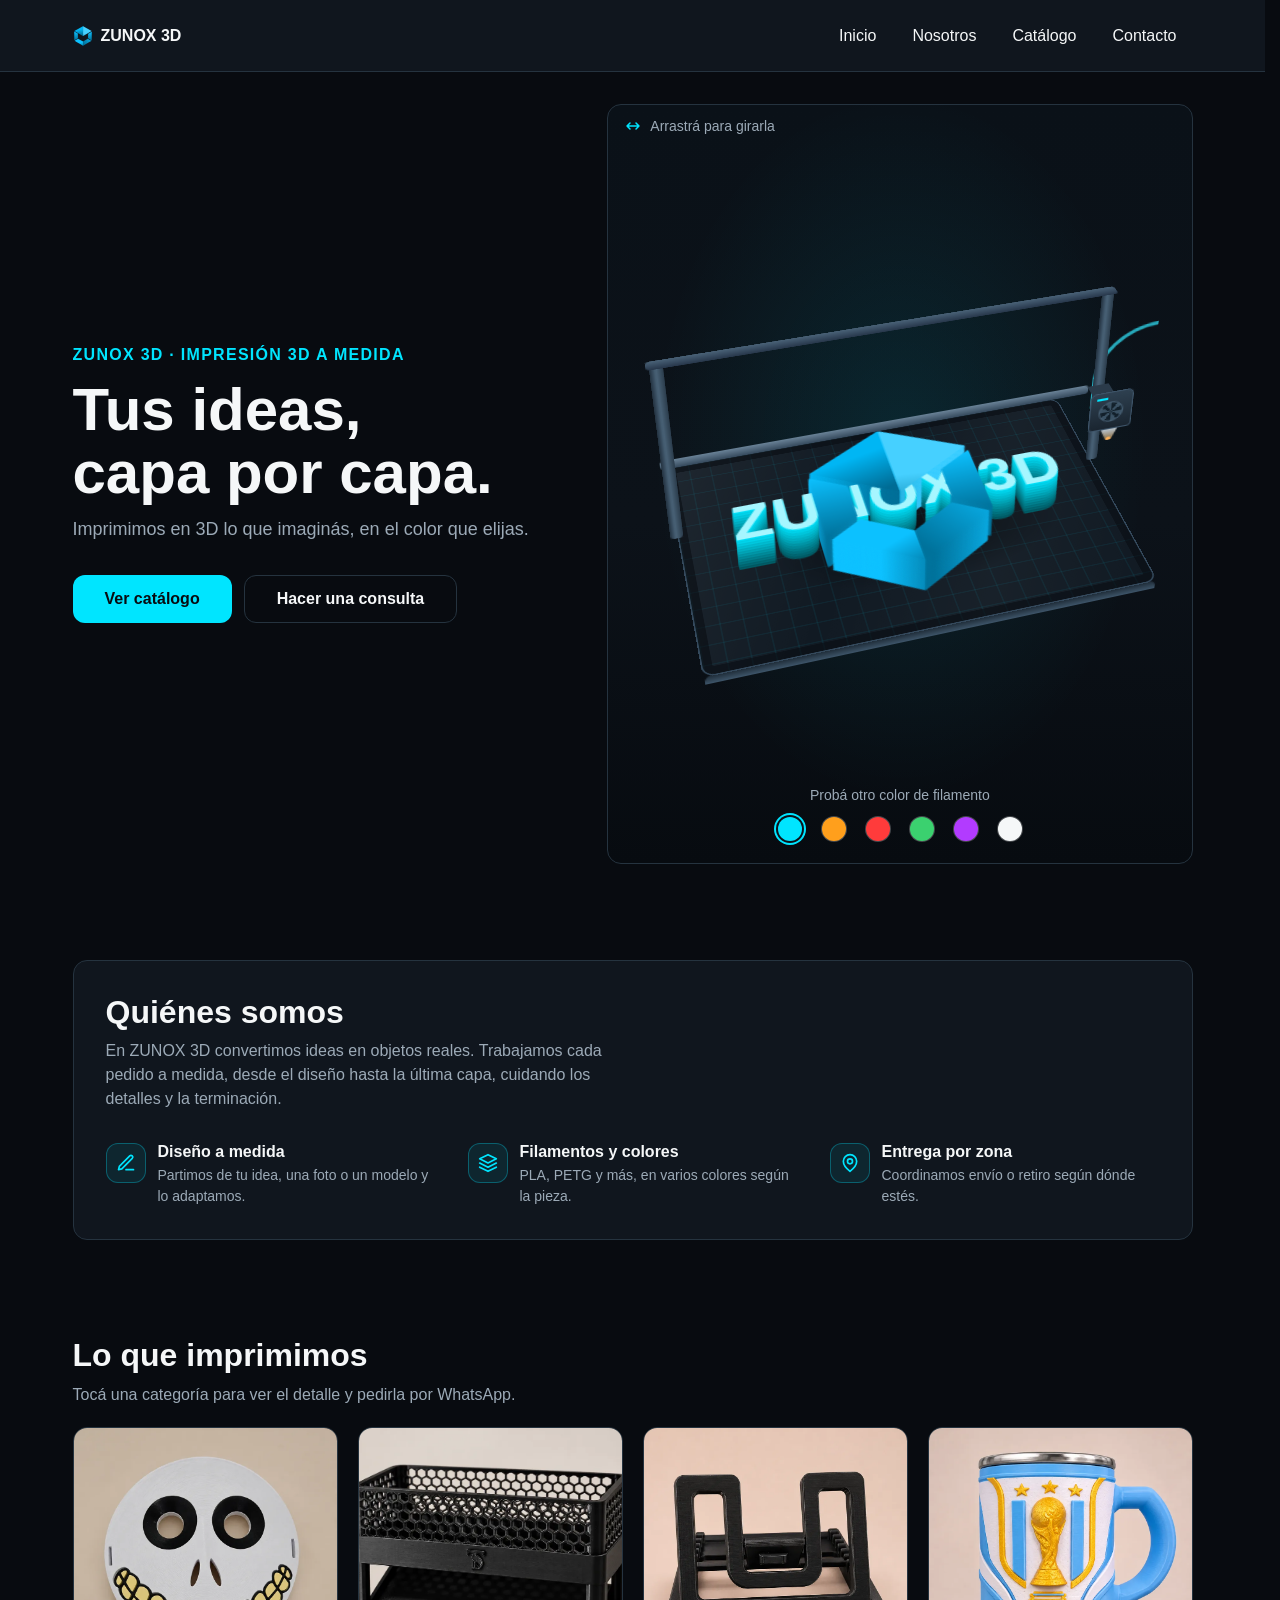
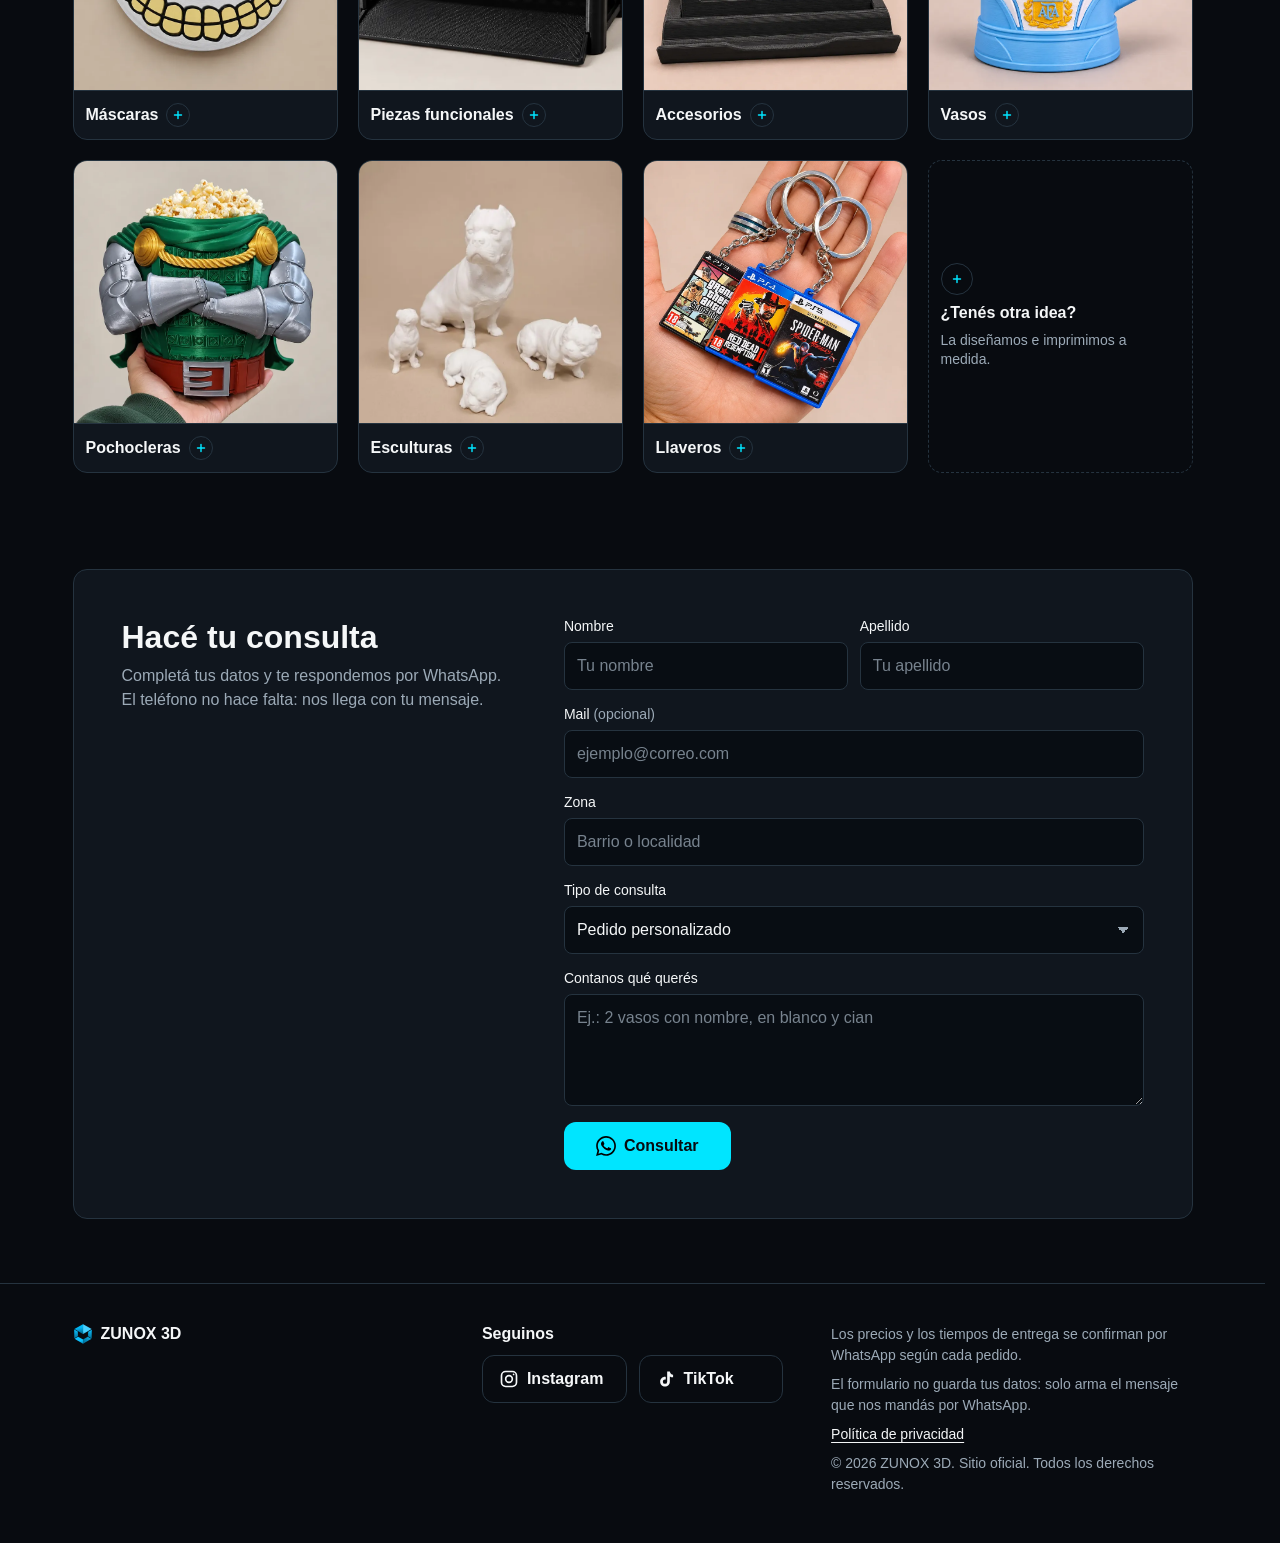
<file: frontend/index.html>
<!DOCTYPE html>
<html lang="es">

<head>
    <meta charset="UTF-8">
    <meta name="viewport" content="width=device-width, initial-scale=1.0">
    <title>ZUNOX 3D | Impresión 3D a medida: figuras, vasos y más</title>
    <meta name="description" content="ZUNOX 3D: impresión 3D a medida en PLA y PETG. Máscaras, figuras, vasos, llaveros y piezas funcionales en el color que elijas. Consultá por WhatsApp.">
    <!-- SEO: cuando esté definida la zona o ciudad del negocio, sumarla al title, a la description y a og:description (ej.: "... en <Ciudad>"). -->
    <link rel="canonical" href="https://zunox3d.com.ar/">
    <meta name="theme-color" content="#10161E">
    <link rel="icon" href="/favicon.ico" sizes="32x32">
    <link rel="icon" href="/Iconos/logo.svg" type="image/svg+xml">
    <link rel="apple-touch-icon" href="/apple-touch-icon.png">
    <link rel="manifest" href="/site.webmanifest">
    <meta property="og:type" content="website">
    <meta property="og:locale" content="es_AR">
    <meta property="og:site_name" content="ZUNOX 3D">
    <meta property="og:title" content="ZUNOX 3D | Impresión 3D a medida">
    <meta property="og:description" content="Máscaras, figuras, vasos, llaveros y piezas funcionales impresas en 3D, en el color que elijas. Consultá por WhatsApp.">
    <meta property="og:url" content="https://zunox3d.com.ar/">
    <meta property="og:image" content="https://zunox3d.com.ar/imagenes/og-zunox3d.png">
    <meta property="og:image:type" content="image/png">
    <meta property="og:image:width" content="1200">
    <meta property="og:image:height" content="630">
    <meta property="og:image:alt" content="Logo de ZUNOX 3D con el texto Impresión 3D a medida">
    <meta name="twitter:card" content="summary_large_image">
    <meta name="twitter:title" content="ZUNOX 3D | Impresión 3D a medida">
    <meta name="twitter:description" content="Máscaras, figuras, vasos, llaveros y piezas funcionales impresas en 3D, en el color que elijas.">
    <meta name="twitter:image" content="https://zunox3d.com.ar/imagenes/og-zunox3d.png">
    <meta name="twitter:image:alt" content="Logo de ZUNOX 3D con el texto Impresión 3D a medida">
    <link rel="stylesheet" href="Css/index.css">
    <script src="JavaScript/js-activo.js"></script>
    <script type="application/ld+json">
    {
        "@context": "https://schema.org",
        "@graph": [
            {
                "@type": "Organization",
                "@id": "https://zunox3d.com.ar/#organizacion",
                "name": "ZUNOX 3D",
                "alternateName": ["Zunox 3D", "Zunox3D"],
                "url": "https://zunox3d.com.ar/",
                "logo": "https://zunox3d.com.ar/icon-512.png",
                "image": "https://zunox3d.com.ar/imagenes/og-zunox3d.png",
                "description": "Impresión 3D a medida: máscaras, figuras, vasos, llaveros y piezas funcionales en PLA y PETG.",
                "sameAs": [
                    "https://www.instagram.com/zunox3d",
                    "https://www.tiktok.com/@zunox.3d"
                ],
                "contactPoint": {
                    "@type": "ContactPoint",
                    "contactType": "customer service",
                    "telephone": "+5491123353700",
                    "url": "https://wa.me/5491123353700",
                    "areaServed": "AR",
                    "availableLanguage": "es"
                }
            },
            {
                "@type": "WebSite",
                "@id": "https://zunox3d.com.ar/#sitio",
                "name": "ZUNOX 3D",
                "alternateName": ["Zunox 3D", "Zunox3D"],
                "url": "https://zunox3d.com.ar/",
                "inLanguage": "es-AR",
                "publisher": { "@id": "https://zunox3d.com.ar/#organizacion" }
            }
        ]
    }
    </script>
</head>

<body>
    <a href="#inicio" class="saltar-contenido">Saltar al contenido</a>

    <header>
        <a href="#inicio" class="marca" aria-label="ZUNOX 3D, ir al inicio">
            <img src="Iconos/logo.svg" class="logo" alt="">
            <b>ZUNOX 3D</b>
        </a>
        <div class="menu-opciones">
            <button type="button" id="btn-menu" class="btn-hamburguesa" aria-label="Abrir menú" aria-expanded="false" aria-controls="panel-menu">
                <svg viewBox="0 0 24 24" aria-hidden="true">
                    <line class="linea-1" x1="4" y1="6" x2="20" y2="6" />
                    <line class="linea-2" x1="4" y1="12" x2="20" y2="12" />
                    <line class="linea-3" x1="4" y1="18" x2="20" y2="18" />
                </svg>
            </button>
            <nav id="panel-menu" class="panel-menu" aria-label="Menú principal" hidden>
                <a href="#inicio" class="item-menu">Inicio</a>
                <a href="#nosotros" class="item-menu">Nosotros</a>
                <a href="#catalogo" class="item-menu">Catálogo</a>
                <a href="#contacto" class="item-menu">Contacto</a>
            </nav>
        </div>
    </header>

    <main>
        <section id="inicio" class="seccion-hero">
            <div class="impresora" role="group" aria-roledescription="impresora 3D interactiva"
                aria-label="Impresora 3D imprimiendo ZUNOX 3D y el logo. Arrastrala o usá las flechas para girarla." tabindex="0">
                <p class="pista-girar" aria-hidden="true">
                    <svg viewBox="0 0 24 24"><path d="M4 12h16M4 12l4-4M4 12l4 4M20 12l-4-4M20 12l-4 4" /></svg>
                    Arrastrá para girarla
                </p>
                <div class="escena" aria-hidden="true">
                    <div class="cama">
                        <div class="sombra-pieza"></div>
                        <div id="pieza-nombre" class="pieza">
                            <span class="capa wordmark">ZUNOX 3D</span>
                        </div>
                        <div id="pieza-logo" class="pieza"></div>
                        <div class="poste poste-izq"></div>
                        <div class="poste poste-der"></div>
                        <div class="travesano"></div>
                        <div id="portico" class="portico">
                            <div class="barra"></div>
                            <div id="carro" class="carro">
                                <div class="tubo"></div>
                                <div class="cabezal">
                                    <span class="ventilador"></span>
                                    <span class="boquilla"></span>
                                </div>
                            </div>
                        </div>
                    </div>
                </div>

                <div class="colores-filamento" role="group" aria-labelledby="txt-color-filamento">
                    <p id="txt-color-filamento" class="colores-filamento-texto">Probá otro color de filamento</p>
                    <div class="lista-filamentos">
                        <button type="button" class="color-filamento color-cian" data-color="--filamento-cian" aria-pressed="true" aria-label="Cian"></button>
                        <button type="button" class="color-filamento color-naranja" data-color="--filamento-naranja" aria-pressed="false" aria-label="Naranja"></button>
                        <button type="button" class="color-filamento color-rojo" data-color="--filamento-rojo" aria-pressed="false" aria-label="Rojo"></button>
                        <button type="button" class="color-filamento color-verde" data-color="--filamento-verde" aria-pressed="false" aria-label="Verde"></button>
                        <button type="button" class="color-filamento color-violeta" data-color="--filamento-violeta" aria-pressed="false" aria-label="Violeta"></button>
                        <button type="button" class="color-filamento color-blanco" data-color="--filamento-blanco" aria-pressed="false" aria-label="Blanco"></button>
                    </div>
                </div>
            </div>

            <h1 class="titulo-hero"><span class="titulo-hero-marca">ZUNOX 3D · Impresión 3D a medida</span> Tus ideas, capa por capa.</h1>
            <p class="texto-hero">Imprimimos en 3D lo que imaginás, en el color que elijas.</p>
            <div class="acciones-hero">
                <a href="#catalogo" class="btn-principal">Ver catálogo</a>
                <a href="#contacto" class="btn-secundario">Hacer una consulta</a>
            </div>
        </section>

        <section id="nosotros" class="tarjeta">
            <h2>Quiénes somos</h2>
            <p class="texto">En ZUNOX 3D convertimos ideas en objetos reales. Trabajamos cada pedido a medida, desde el diseño hasta la última capa, cuidando los detalles y la terminación.</p>

            <ul class="lista-destacados">
                <li>
                    <span class="icono-destacado" aria-hidden="true">
                        <svg viewBox="0 0 24 24"><path d="M12 20h9" /><path d="M16.5 3.5a2.1 2.1 0 0 1 3 3L7 19l-4 1 1-4Z" /></svg>
                    </span>
                    <div>
                        <h3>Diseño a medida</h3>
                        <p>Partimos de tu idea, una foto o un modelo y lo adaptamos.</p>
                    </div>
                </li>
                <li>
                    <span class="icono-destacado" aria-hidden="true">
                        <svg viewBox="0 0 24 24"><path d="m12 2 10 5-10 5L2 7Z" /><path d="m2 17 10 5 10-5" /><path d="m2 12 10 5 10-5" /></svg>
                    </span>
                    <div>
                        <h3>Filamentos y colores</h3>
                        <p>PLA, PETG y más, en varios colores según la pieza.</p>
                    </div>
                </li>
                <li>
                    <span class="icono-destacado" aria-hidden="true">
                        <svg viewBox="0 0 24 24"><path d="M20 10c0 6-8 12-8 12S4 16 4 10a8 8 0 0 1 16 0Z" /><circle cx="12" cy="10" r="3" /></svg>
                    </span>
                    <div>
                        <h3>Entrega por zona</h3>
                        <p>Coordinamos envío o retiro según dónde estés.</p>
                    </div>
                </li>
            </ul>
        </section>

        <section id="catalogo" class="seccion-catalogo">
            <h2>Lo que imprimimos</h2>
            <p class="texto">Tocá una categoría para ver el detalle y pedirla por WhatsApp.</p>

            <ul class="lista-categorias">
                <li class="mosaico" id="categoria-mascaras">
                    <button type="button" class="mosaico-boton" aria-haspopup="dialog">
                        <span class="tarjeta-imagen galeria" aria-hidden="true">
                            <img src="imagenes/mascara1.webp" class="activa" alt="Máscara impresa en 3D por ZUNOX 3D" loading="lazy" decoding="async">
                            <img src="imagenes/mascara2.webp" alt="Máscara impresa en 3D por ZUNOX 3D" loading="lazy" decoding="async">
                            <img src="imagenes/mascara3.webp" alt="Máscara impresa en 3D por ZUNOX 3D" loading="lazy" decoding="async">
                            <img src="imagenes/mascara4.webp" alt="Máscara impresa en 3D por ZUNOX 3D" loading="lazy" decoding="async">
                            <img src="imagenes/mascara5.webp" alt="Máscara impresa en 3D por ZUNOX 3D" loading="lazy" decoding="async">
                        </span>
                        <span class="mosaico-nombre">Máscaras <svg class="mosaico-icono" viewBox="0 0 24 24" aria-hidden="true"><path d="M12 6v12M6 12h12" /></svg></span>
                    </button>
                    <div class="mosaico-detalle">
                        <h3>Máscaras</h3>
                        <p class="texto">Máscaras para cosplay, decoración o eventos, listas para pintar o terminadas.</p>
                        <p class="dato"><span>Filamento</span> PLA / PETG</p>
                        <ul class="colores">
                            <li><span class="circulo-arcoiris" aria-hidden="true"></span>Color a elección</li>
                        </ul>
                        <a class="btn-whatsapp" data-categoria="Máscaras" href="#" target="_blank" rel="noopener">
                            <img src="Iconos/whatsapp-icon.svg" alt="">
                            Lo quiero
                        </a>
                    </div>
                </li>

                <li class="mosaico" id="categoria-piezas-funcionales">
                    <button type="button" class="mosaico-boton" aria-haspopup="dialog">
                        <span class="tarjeta-imagen galeria" aria-hidden="true">
                            <img src="imagenes/piezafuncional1.webp" class="activa" alt="Pieza funcional impresa en 3D por ZUNOX 3D" loading="lazy" decoding="async">
                        </span>
                        <span class="mosaico-nombre">Piezas funcionales <svg class="mosaico-icono" viewBox="0 0 24 24" aria-hidden="true"><path d="M12 6v12M6 12h12" /></svg></span>
                    </button>
                    <div class="mosaico-detalle">
                        <h3>Piezas funcionales</h3>
                        <p class="texto">Repuestos, soportes y piezas a medida para tu casa, tu taller o tu proyecto.</p>
                        <p class="dato"><span>Filamento</span> PLA / PETG</p>
                        <ul class="colores">
                            <li><span class="circulo-arcoiris" aria-hidden="true"></span>Color a elección</li>
                        </ul>
                        <a class="btn-whatsapp" data-categoria="Piezas funcionales" href="#" target="_blank" rel="noopener">
                            <img src="Iconos/whatsapp-icon.svg" alt="">
                            Lo quiero
                        </a>
                    </div>
                </li>

                <li class="mosaico" id="categoria-accesorios">
                    <button type="button" class="mosaico-boton" aria-haspopup="dialog">
                        <span class="tarjeta-imagen galeria" aria-hidden="true">
                            <img src="imagenes/accesorios1.webp" class="activa" alt="Accesorio impreso en 3D por ZUNOX 3D" loading="lazy" decoding="async">
                        </span>
                        <span class="mosaico-nombre">Accesorios <svg class="mosaico-icono" viewBox="0 0 24 24" aria-hidden="true"><path d="M12 6v12M6 12h12" /></svg></span>
                    </button>
                    <div class="mosaico-detalle">
                        <h3>Accesorios</h3>
                        <p class="texto">Accesorios para el día a día, con tu diseño, tu nombre o tu logo.</p>
                        <p class="dato"><span>Filamento</span> PLA / PETG</p>
                        <ul class="colores">
                            <li><span class="circulo-arcoiris" aria-hidden="true"></span>Color a elección</li>
                        </ul>
                        <a class="btn-whatsapp" data-categoria="Accesorios" href="#" target="_blank" rel="noopener">
                            <img src="Iconos/whatsapp-icon.svg" alt="">
                            Lo quiero
                        </a>
                    </div>
                </li>

                <li class="mosaico" id="categoria-vasos">
                    <button type="button" class="mosaico-boton" aria-haspopup="dialog">
                        <span class="tarjeta-imagen galeria" aria-hidden="true">
                            <img src="imagenes/vaso1.webp" class="activa" alt="Vaso personalizado impreso en 3D por ZUNOX 3D" loading="lazy" decoding="async">
                            <img src="imagenes/vaso2.webp" alt="Vaso personalizado impreso en 3D por ZUNOX 3D" loading="lazy" decoding="async">
                            <img src="imagenes/vaso3.webp" alt="Vaso personalizado impreso en 3D por ZUNOX 3D" loading="lazy" decoding="async">
                        </span>
                        <span class="mosaico-nombre">Vasos <svg class="mosaico-icono" viewBox="0 0 24 24" aria-hidden="true"><path d="M12 6v12M6 12h12" /></svg></span>
                    </button>
                    <div class="mosaico-detalle">
                        <h3>Vasos</h3>
                        <p class="texto">Vasos y portalápices con diseños personalizados, nombres o logos.</p>
                        <p class="dato"><span>Filamento</span> PLA / PETG</p>
                        <ul class="colores">
                            <li><span class="circulo-arcoiris" aria-hidden="true"></span>Color a elección</li>
                        </ul>
                        <a class="btn-whatsapp" data-categoria="Vasos" href="#" target="_blank" rel="noopener">
                            <img src="Iconos/whatsapp-icon.svg" alt="">
                            Lo quiero
                        </a>
                    </div>
                </li>

                <li class="mosaico" id="categoria-pochocleras">
                    <button type="button" class="mosaico-boton" aria-haspopup="dialog">
                        <span class="tarjeta-imagen galeria" aria-hidden="true">
                            <img src="imagenes/pochoclera1.webp" class="activa" alt="Pochoclera impresa en 3D por ZUNOX 3D" loading="lazy" decoding="async">
                        </span>
                        <span class="mosaico-nombre">Pochocleras <svg class="mosaico-icono" viewBox="0 0 24 24" aria-hidden="true"><path d="M12 6v12M6 12h12" /></svg></span>
                    </button>
                    <div class="mosaico-detalle">
                        <h3>Pochocleras</h3>
                        <p class="texto">Pochocleras con formas y personajes para tus noches de película.</p>
                        <p class="dato"><span>Filamento</span> PLA / PETG</p>
                        <ul class="colores">
                            <li><span class="circulo-arcoiris" aria-hidden="true"></span>Color a elección</li>
                        </ul>
                        <a class="btn-whatsapp" data-categoria="Pochocleras" href="#" target="_blank" rel="noopener">
                            <img src="Iconos/whatsapp-icon.svg" alt="">
                            Lo quiero
                        </a>
                    </div>
                </li>

                <li class="mosaico" id="categoria-esculturas">
                    <button type="button" class="mosaico-boton" aria-haspopup="dialog">
                        <span class="tarjeta-imagen galeria" aria-hidden="true">
                            <img src="imagenes/esculturas1.webp" class="activa" alt="Escultura impresa en 3D por ZUNOX 3D" loading="lazy" decoding="async">
                        </span>
                        <span class="mosaico-nombre">Esculturas <svg class="mosaico-icono" viewBox="0 0 24 24" aria-hidden="true"><path d="M12 6v12M6 12h12" /></svg></span>
                    </button>
                    <div class="mosaico-detalle">
                        <h3>Esculturas</h3>
                        <p class="texto">Esculturas, figuras y personajes con buen nivel de detalle, en el tamaño que necesites.</p>
                        <p class="dato"><span>Filamento</span> PLA / PETG</p>
                        <ul class="colores">
                            <li><span class="circulo-arcoiris" aria-hidden="true"></span>Color a elección</li>
                        </ul>
                        <a class="btn-whatsapp" data-categoria="Esculturas" href="#" target="_blank" rel="noopener">
                            <img src="Iconos/whatsapp-icon.svg" alt="">
                            Lo quiero
                        </a>
                    </div>
                </li>

                <li class="mosaico" id="categoria-llaveros">
                    <button type="button" class="mosaico-boton" aria-haspopup="dialog">
                        <span class="tarjeta-imagen galeria" aria-hidden="true">
                            <img src="imagenes/llavero1.webp" class="activa" alt="Llavero impreso en 3D por ZUNOX 3D" loading="lazy" decoding="async">
                        </span>
                        <span class="mosaico-nombre">Llaveros <svg class="mosaico-icono" viewBox="0 0 24 24" aria-hidden="true"><path d="M12 6v12M6 12h12" /></svg></span>
                    </button>
                    <div class="mosaico-detalle">
                        <h3>Llaveros</h3>
                        <p class="texto">Llaveros con nombres, logos o formas. Ideales para regalos y souvenirs.</p>
                        <p class="dato"><span>Filamento</span> PLA / PETG</p>
                        <ul class="colores">
                            <li><span class="circulo-arcoiris" aria-hidden="true"></span>Color a elección</li>
                        </ul>
                        <a class="btn-whatsapp" data-categoria="Llaveros" href="#" target="_blank" rel="noopener">
                            <img src="Iconos/whatsapp-icon.svg" alt="">
                            Lo quiero
                        </a>
                    </div>
                </li>

                <li class="mosaico mosaico-otra">
                    <a href="#contacto" class="mosaico-boton mosaico-medida">
                        <svg class="mosaico-icono" viewBox="0 0 24 24" aria-hidden="true"><path d="M12 6v12M6 12h12" /></svg>
                        <strong>¿Tenés otra idea?</strong>
                        <span>La diseñamos e imprimimos a medida.</span>
                    </a>
                </li>
            </ul>
        </section>

        <dialog id="panel-categoria" class="panel-categoria" aria-labelledby="panel-titulo">
            <div class="panel-cabecera">
                <button type="button" class="btn-cerrar-panel" data-cerrar-panel aria-label="Cerrar">
                    <svg viewBox="0 0 24 24" aria-hidden="true"><path d="M6 6l12 12M18 6 6 18" /></svg>
                </button>
            </div>
            <div id="panel-cuerpo" class="panel-cuerpo"></div>
        </dialog>

        <section id="contacto" class="tarjeta">
            <h2>Hacé tu consulta</h2>
            <p class="texto">Completá tus datos y te respondemos por WhatsApp. El teléfono no hace falta: nos llega con tu mensaje.</p>

            <form id="form-consulta" class="formulario">
                <div class="fila-campos">
                    <div class="campo">
                        <label for="txt-nombre">Nombre</label>
                        <input type="text" id="txt-nombre" name="nombre" placeholder="Tu nombre" maxlength="100" autocomplete="given-name" required>
                    </div>
                    <div class="campo">
                        <label for="txt-apellido">Apellido</label>
                        <input type="text" id="txt-apellido" name="apellido" placeholder="Tu apellido" maxlength="100" autocomplete="family-name" required>
                    </div>
                </div>

                <div class="campo">
                    <label for="txt-correo">Mail <span class="opcional">(opcional)</span></label>
                    <input type="email" id="txt-correo" name="correo" placeholder="ejemplo@correo.com" maxlength="300" autocomplete="email">
                </div>

                <div class="campo">
                    <label for="txt-zona">Zona</label>
                    <input type="text" id="txt-zona" name="zona" placeholder="Barrio o localidad" maxlength="100" autocomplete="address-level2" required>
                </div>

                <div class="campo">
                    <label for="ddl-tipo">Tipo de consulta</label>
                    <select id="ddl-tipo" name="tipo" required>
                        <option value="Pedido personalizado">Pedido personalizado</option>
                        <option value="Producto del catálogo">Producto del catálogo</option>
                        <option value="Otra consulta">Otra consulta</option>
                    </select>
                </div>

                <div class="campo">
                    <label for="txt-descripcion">Contanos qué querés</label>
                    <textarea id="txt-descripcion" name="descripcion" placeholder="Ej.: 2 vasos con nombre, en blanco y cian" maxlength="500" required></textarea>
                </div>

                <button type="submit" class="btn-principal">
                    <img src="Iconos/whatsapp-icon.svg" alt="">
                    Consultar
                </button>
            </form>
        </section>
    </main>

    <footer class="pie">
        <div>
            <a href="#inicio" class="marca" aria-label="ZUNOX 3D, volver al inicio">
                <img src="Iconos/logo.svg" class="logo" alt="">
                <b>ZUNOX 3D</b>
            </a>
        </div>

        <div>
            <h2 class="pie-titulo">Seguinos</h2>
            <ul class="lista-redes">
                <li>
                    <a class="red" data-red="instagram" href="https://www.instagram.com/zunox3d" target="_blank" rel="noopener">
                        <svg class="icono-trazo" viewBox="0 0 24 24" aria-hidden="true"><rect x="3" y="3" width="18" height="18" rx="5" /><circle cx="12" cy="12" r="4" /><path d="M17.5 6.5h.01" /></svg>
                        Instagram
                    </a>
                </li>
                <li>
                    <a class="red" data-red="tiktok" href="https://www.tiktok.com/@zunox.3d" target="_blank" rel="noopener">
                        <svg class="icono-relleno" viewBox="0 0 24 24" aria-hidden="true"><path d="M16.6 3c.4 2.1 1.8 3.6 3.9 3.9v3.1c-1.4 0-2.8-.4-3.9-1.1v6.3c0 3.3-2.6 5.8-5.8 5.8S5 18.4 5 15.2s2.6-5.8 5.8-5.8c.3 0 .6 0 .9.1v3.2a2.7 2.7 0 0 0-.9-.1 2.6 2.6 0 1 0 2.6 2.6V3h3.2Z" /></svg>
                        TikTok
                    </a>
                </li>
            </ul>
        </div>

        <div class="legal">
            <p>Los precios y los tiempos de entrega se confirman por WhatsApp según cada pedido.</p>
            <p>El formulario no guarda tus datos: solo arma el mensaje que nos mandás por WhatsApp.</p>
            <p><a href="privacidad">Política de privacidad</a></p>
            <p>&copy; 2026 ZUNOX 3D. Sitio oficial. Todos los derechos reservados.</p>
            <!-- AUTORÍA: cuando esté definido, descomentar y completar.
            <p>Sitio de NOMBRE DEL TITULAR. Desarrollado por NOMBRES.</p>
            -->
        </div>
    </footer>

    <a id="btn-whatsapp-flotante" class="btn-whatsapp-flotante" href="#" target="_blank" rel="noopener" aria-label="Escribinos por WhatsApp">
        <img src="Iconos/whatsapp-icon.svg" alt="">
    </a>

    <script src="JavaScript/index.js" type="module"></script>
</body>

</html>
</file>
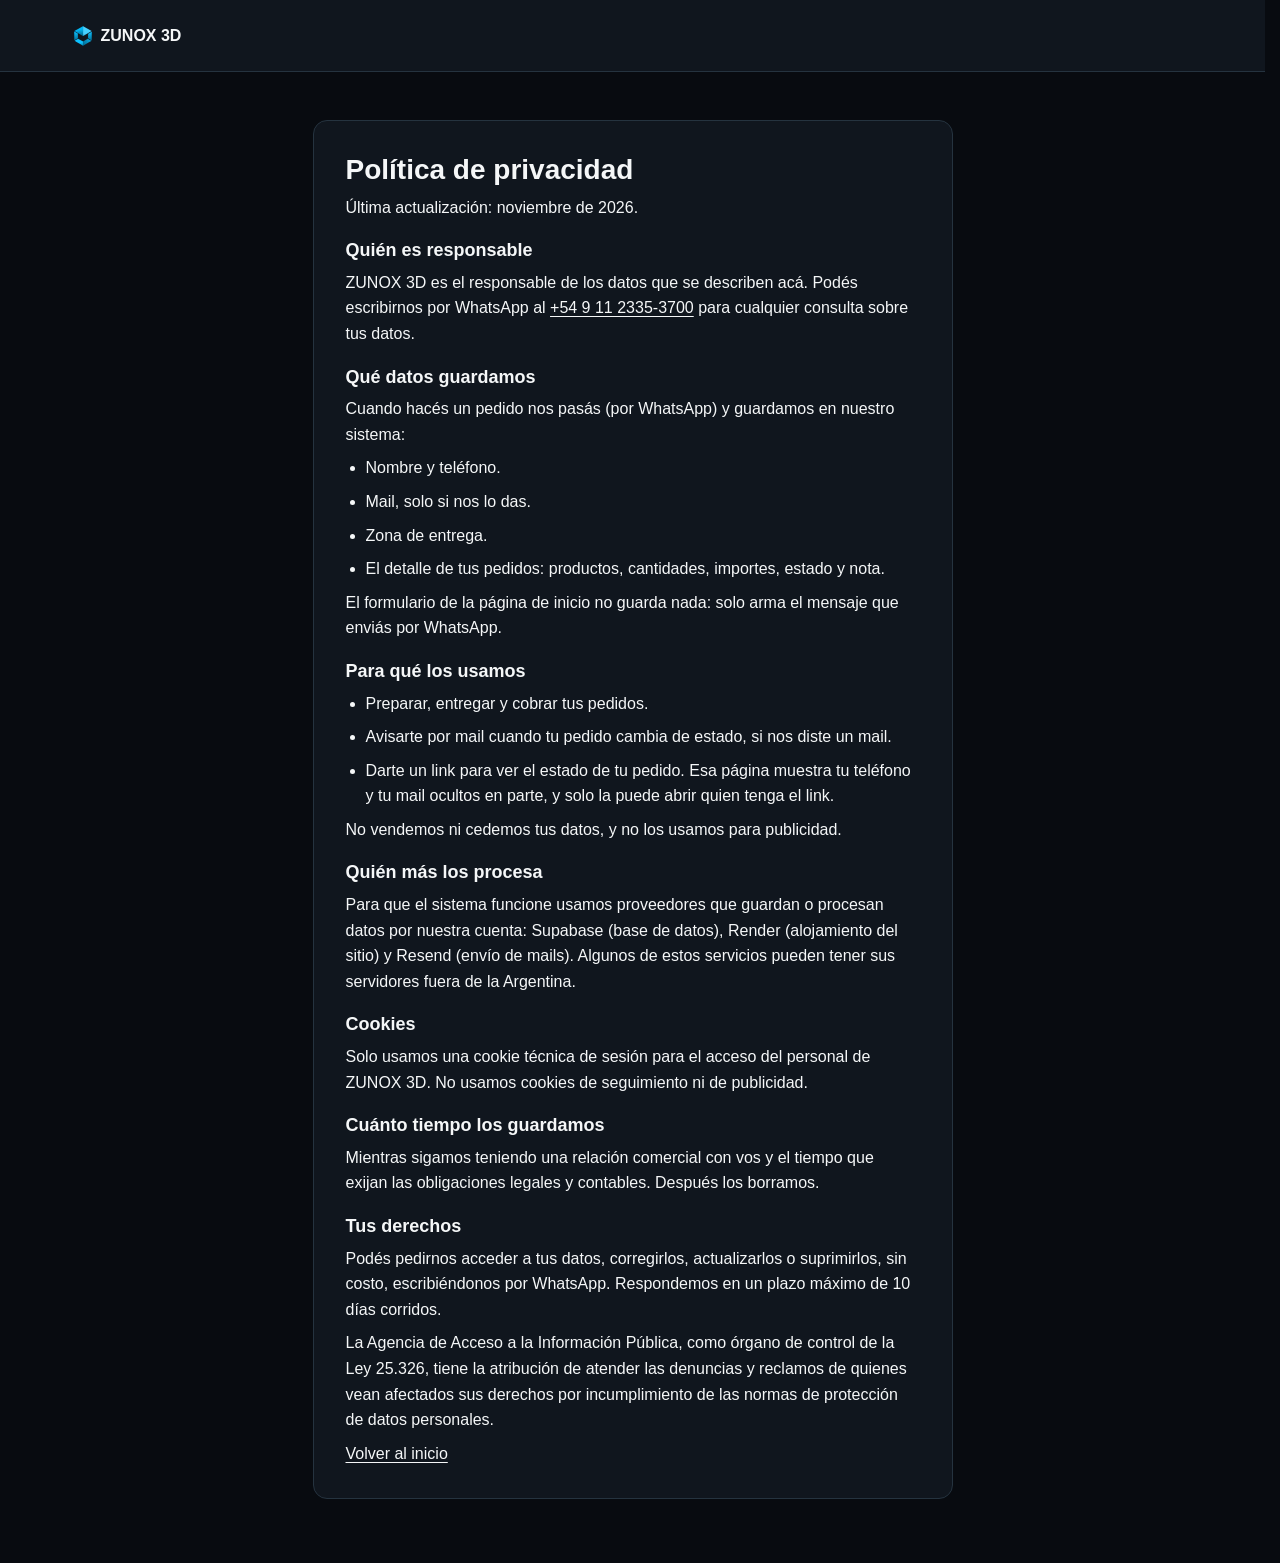
<file: frontend/privacidad.html>
<!DOCTYPE html>
<html lang="es">

<head>
    <meta charset="UTF-8">
    <meta name="viewport" content="width=device-width, initial-scale=1.0">
    <title>Política de privacidad | ZUNOX 3D</title>
    <meta name="description" content="Qué datos guarda ZUNOX 3D, para qué los usa y cómo podés pedir verlos, corregirlos o borrarlos.">
    <link rel="canonical" href="https://zunox3d.com.ar/privacidad">
    <meta name="theme-color" content="#10161E">
    <link rel="icon" href="/favicon.ico" sizes="32x32">
    <link rel="icon" href="/Iconos/logo.svg" type="image/svg+xml">
    <link rel="apple-touch-icon" href="/apple-touch-icon.png">
    <link rel="manifest" href="/site.webmanifest">
    <meta property="og:type" content="website">
    <meta property="og:locale" content="es_AR">
    <meta property="og:site_name" content="ZUNOX 3D">
    <meta property="og:title" content="Política de privacidad | ZUNOX 3D">
    <meta property="og:description" content="Qué datos guarda ZUNOX 3D, para qué los usa y cómo podés pedir verlos, corregirlos o borrarlos.">
    <meta property="og:url" content="https://zunox3d.com.ar/privacidad">
    <meta property="og:image" content="https://zunox3d.com.ar/imagenes/og-zunox3d.png">
    <meta property="og:image:width" content="1200">
    <meta property="og:image:height" content="630">
    <meta name="twitter:card" content="summary_large_image">
    <link rel="stylesheet" href="Css/index.css">
</head>

<body>
    <header>
        <a href="/" class="marca" aria-label="ZUNOX 3D, volver al inicio">
            <img src="Iconos/logo.svg" class="logo" alt="">
            <b>ZUNOX 3D</b>
        </a>
    </header>

    <main class="pagina-legal">
        <section class="tarjeta">
            <h1>Política de privacidad</h1>
            <p>Última actualización: noviembre de 2026.</p>

            <h2>Quién es responsable</h2>
            <p>ZUNOX 3D es el responsable de los datos que se describen acá. Podés escribirnos por WhatsApp al <a href="https://wa.me/5491123353700" target="_blank" rel="noopener">+54 9 11 2335-3700</a> para cualquier consulta sobre tus datos.</p>

            <h2>Qué datos guardamos</h2>
            <p>Cuando hacés un pedido nos pasás (por WhatsApp) y guardamos en nuestro sistema:</p>
            <ul>
                <li>Nombre y teléfono.</li>
                <li>Mail, solo si nos lo das.</li>
                <li>Zona de entrega.</li>
                <li>El detalle de tus pedidos: productos, cantidades, importes, estado y nota.</li>
            </ul>
            <p>El formulario de la página de inicio no guarda nada: solo arma el mensaje que enviás por WhatsApp.</p>

            <h2>Para qué los usamos</h2>
            <ul>
                <li>Preparar, entregar y cobrar tus pedidos.</li>
                <li>Avisarte por mail cuando tu pedido cambia de estado, si nos diste un mail.</li>
                <li>Darte un link para ver el estado de tu pedido. Esa página muestra tu teléfono y tu mail ocultos en parte, y solo la puede abrir quien tenga el link.</li>
            </ul>
            <p>No vendemos ni cedemos tus datos, y no los usamos para publicidad.</p>

            <h2>Quién más los procesa</h2>
            <p>Para que el sistema funcione usamos proveedores que guardan o procesan datos por nuestra cuenta: Supabase (base de datos), Render (alojamiento del sitio) y Resend (envío de mails). Algunos de estos servicios pueden tener sus servidores fuera de la Argentina.</p>

            <h2>Cookies</h2>
            <p>Solo usamos una cookie técnica de sesión para el acceso del personal de ZUNOX 3D. No usamos cookies de seguimiento ni de publicidad.</p>

            <h2>Cuánto tiempo los guardamos</h2>
            <p>Mientras sigamos teniendo una relación comercial con vos y el tiempo que exijan las obligaciones legales y contables. Después los borramos.</p>

            <h2>Tus derechos</h2>
            <p>Podés pedirnos acceder a tus datos, corregirlos, actualizarlos o suprimirlos, sin costo, escribiéndonos por WhatsApp. Respondemos en un plazo máximo de 10 días corridos.</p>
            <p>La Agencia de Acceso a la Información Pública, como órgano de control de la Ley 25.326, tiene la atribución de atender las denuncias y reclamos de quienes vean afectados sus derechos por incumplimiento de las normas de protección de datos personales.</p>

            <p><a href="/">Volver al inicio</a></p>
        </section>
    </main>
</body>

</html>
</file>
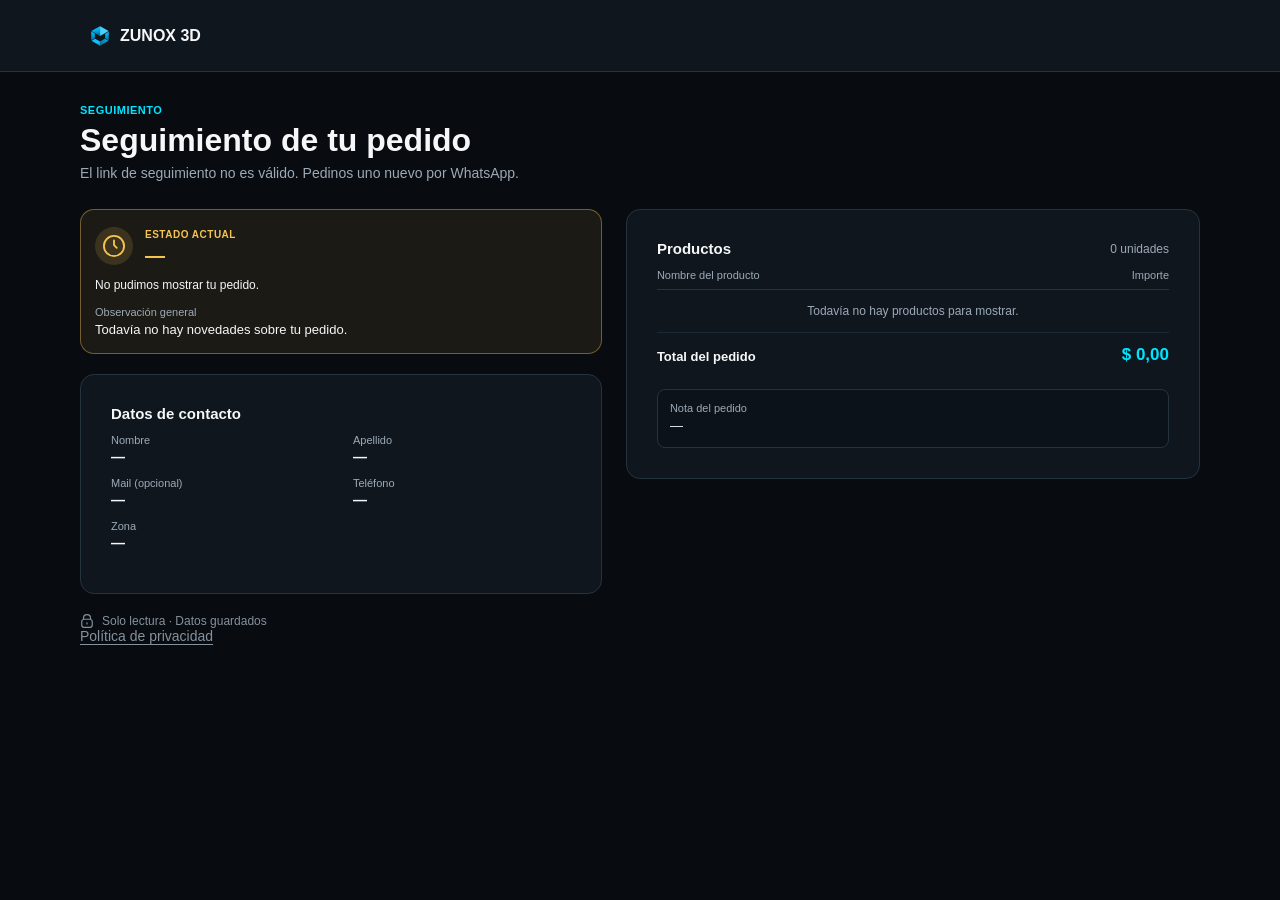
<file: frontend/tracking.html>
<!DOCTYPE html>
<html lang="es">

<head>
    <meta charset="UTF-8">
    <meta name="viewport" content="width=device-width, initial-scale=1.0">
    <meta name="referrer" content="no-referrer">
    <meta name="robots" content="noindex, nofollow">
    <title>Seguimiento de tu pedido | ZUNOX 3D</title>
    <meta name="theme-color" content="#10161E">
    <link rel="icon" href="/favicon.ico" sizes="32x32">
    <link rel="icon" href="/Iconos/logo.svg" type="image/svg+xml">
    <link rel="apple-touch-icon" href="/apple-touch-icon.png">
    <link rel="manifest" href="/site.webmanifest">
    <link href="Css/estilos.css" rel="stylesheet">
</head>

<body class="pagina-tracking">
    <header>
        <div>
            <div class="contenedor-logo">
                <img src="Iconos/logo.svg" class="logo" alt="Logo">
            </div>
            <b>ZUNOX 3D</b>
        </div>
    </header>

    <main>
        <section id="section-1">
            <p class="p-1" id="lbl-numero-pedido">SEGUIMIENTO</p>
            <p class="p-2">Seguimiento de tu pedido</p>
            <p class="p-3" id="lbl-subtitulo">Los datos de tu pedido, en un solo lugar.</p>
        </section>

        <section id="section-estado">
            <div class="estado-card">
                <div class="estado-header">
                    <div class="estado-icono-box">
                        <img id="img-estado" src="Iconos/reloj.svg" alt="">
                    </div>
                    <div class="estado-info">
                        <span class="estado-sub">ESTADO ACTUAL</span>
                        <h3 class="estado-nombre" id="lbl-estado">—</h3>
                    </div>
                </div>
                <p class="estado-desc" id="lbl-estado-desc">Estamos buscando tu pedido.</p>

                <div class="estado-divider"></div>

                <div class="seguimiento-mensaje">
                    <p class="dato-label">Observación general</p>
                    <p class="dato-valor" id="lbl-observacion">Todavía no hay novedades sobre tu pedido.</p>
                </div>
            </div>
        </section>

        <section id="section-contacto">
            <div class="contenedor-datos">
                <h4>Datos de contacto</h4>
                <div class="dato-item">
                    <p class="dato-label">Nombre</p>
                    <p class="dato-valor" data-campo="nombre">—</p>
                </div>
                <div class="dato-item">
                    <p class="dato-label">Apellido</p>
                    <p class="dato-valor" data-campo="apellido">—</p>
                </div>
                <div class="dato-item">
                    <p class="dato-label">Mail (opcional)</p>
                    <p class="dato-valor" data-campo="correo">—</p>
                </div>
                <div class="dato-item">
                    <p class="dato-label">Teléfono</p>
                    <p class="dato-valor" data-campo="telefono">—</p>
                </div>
                <div class="dato-item">
                    <p class="dato-label">Zona</p>
                    <p class="dato-valor" data-campo="zona">—</p>
                </div>
            </div>
        </section>

        <section id="section-productos">
            <div class="contenedor-productos">
                <div class="productos-header">
                    <h4>Productos</h4>
                    <span class="badge-unidades" id="lbl-unidades">0 unidades</span>
                </div>

                <table class="tabla-productos">
                    <thead>
                        <tr>
                            <th>Nombre del producto</th>
                            <th>Importe</th>
                        </tr>
                    </thead>
                    <tbody id="tbody-productos">
                        <tr class="fila-vacia">
                            <td colspan="2">Todavía no hay productos para mostrar.</td>
                        </tr>
                    </tbody>
                    <tfoot>
                        <tr>
                            <th>Total del pedido</th>
                            <td class="total-valor" id="lbl-total">$0</td>
                        </tr>
                    </tfoot>
                </table>

                <div class="nota-pedido">
                    <p class="dato-label">Nota del pedido</p>
                    <p class="dato-valor" id="lbl-nota">—</p>
                </div>
            </div>
        </section>

        <footer class="footer-tracking">
            <div class="solo-lectura">
                <img src="Iconos/cerrar.svg" alt="">
                <span>Solo lectura · Datos guardados</span>
            </div>
            <div class="solo-lectura">
                <a class="enlace-privacidad" href="privacidad">Política de privacidad</a>
            </div>
        </footer>
    </main>
    <script src="JavaScript/tracking.js" type="module"></script>
</body>

</html>
</file>
<file: frontend/Css/index.css>
:root {
    /* Fondos */
    --bg_primary: #080B10;
    --bg_text: #080D13;
    --bg_card: #10161E;
    --bg_card_secondary: #0C1219;
    --bg_card_alt: #051014;

    /* Colores principales */
    --primary: #25333F;
    --header_bg: #9CAAB7;
    --primary_hover: #F5F7F8;
    --primary_light: #FFFFFF;

    /* Texto y acentos */
    --text_main: #00E5FF;

    /* Estados y botones */
    --status_pending: #F6C453;
    --status_cancelled: #FF4D4D;
    --status_completed: #22C55E;

    /* WhatsApp */
    --whatsapp: #25D366;

    --radius: 14px;
    --radius-text: 8px;
}

:root {
    --fuente: Arial, Helvetica, sans-serif;

    /* Impresora 3D del hero */
    --impresora-fondo-alto: #0A1118;
    --impresora-fondo-bajo: #070B10;
    --impresora-brillo: rgba(0, 229, 255, 0.10);
    --cama: #111A23;
    --cama-borde: #34495C;
    --cama-reflejo: rgba(255, 255, 255, 0.06);
    --cama-reflejo-suave: rgba(255, 255, 255, 0.03);
    --cama-grilla: rgba(0, 229, 255, 0.06);
    --cama-marco: rgba(8, 12, 17, 0.55);
    --cama-canto-alto: #3E556A;
    --cama-canto-bajo: #1C2833;
    --sombra-pieza: rgba(0, 0, 0, 0.55);
    --pieza-terminada: #A6F7FF;
    --metal-oscuro: #22313F;
    --metal-medio: #4A6378;
    --metal-sombra: #2A3B4B;
    --metal-base: #26364A;
    --metal-claro: #6A8297;
    --metal-barra: #34485B;
    --soporte: #2B3B4A;
    --cabezal-alto: #2E4050;
    --cabezal-bajo: #1A2530;
    --aspa-oscura: #12202B;
    --aspa-clara: #3A5163;
    --boquilla-alta: #B7C2CC;
    --boquilla-baja: #8A6A3A;
    --boquilla-caliente: #FFB35C;
    --filamento: rgba(220, 235, 245, 0.35);

    /* Círculo "Color a elección" */
    --arcoiris-1: #FF3B3B;
    --arcoiris-2: #FF9F1C;
    --arcoiris-3: #FFE23B;
    --arcoiris-4: #3BD16F;
    --arcoiris-5: #00E5FF;
    --arcoiris-6: #3B6BFF;
    --arcoiris-7: #B23BFF;
    --arcoiris-8: #FF3BA7;
    --arcoiris-borde: rgba(255, 255, 255, 0.25);

    /* Colores de filamento que se pueden probar en la impresora del hero */
    --filamento-cian: var(--text_main);
    --filamento-naranja: var(--arcoiris-2);
    --filamento-rojo: var(--arcoiris-1);
    --filamento-verde: var(--arcoiris-4);
    --filamento-violeta: var(--arcoiris-7);
    --filamento-blanco: var(--primary_hover);

    /* Sombras y velos */
    --sombra-flotante: rgba(0, 0, 0, 0.5);
    --velo-panel: rgba(8, 11, 16, 0.75);
}

* {
    box-sizing: border-box;
    margin: 0;
    padding: 0;
}

html {
    scroll-behavior: smooth;
    overflow-x: clip;
    scrollbar-gutter: stable;
}

body {
    font-family: var(--fuente);
    background-color: var(--bg_primary);
    color: var(--primary_hover);
    min-height: 100vh;
    width: 100%;
    max-width: none;
    margin: 0 auto;
    overflow-x: clip;
}

/* Con el panel abierto, la página de atrás no se desplaza */
html:has(.panel-categoria[open]) {
    overflow-y: clip;
}

img {
    width: 20px;
    height: 20px;
}

a {
    color: inherit;
}

h1,
h2,
h3 {
    overflow-wrap: break-word;
    min-width: 0;
    text-wrap: balance;
}

:focus-visible {
    outline: 2px solid var(--text_main);
    outline-offset: 2px;
}

.saltar-contenido {
    position: absolute;
    left: 8px;
    top: -60px;
    z-index: 30;
    padding: 12px 16px;
    border-radius: var(--radius-text);
    background-color: var(--text_main);
    color: var(--bg_primary);
    font-weight: 700;
    text-decoration: none;
}

.saltar-contenido:focus {
    top: 8px;
}

/* ===== Header ===== */

header {
    position: sticky;
    top: 0;
    z-index: 20;
    display: flex;
    justify-content: space-between;
    align-items: center;
    height: 60px;
    padding: 0 12px;
    background-color: var(--bg_card);
    border-bottom: 1px solid var(--primary);
}

.marca {
    display: flex;
    align-items: center;
    gap: 8px;
    text-decoration: none;
    color: var(--primary_hover);
}

.logo {
    width: 20px;
    height: 20px;
}

.menu-opciones {
    position: relative;
}

.btn-hamburguesa {
    width: 44px;
    height: 44px;
    display: flex;
    justify-content: center;
    align-items: center;
    border: 1px solid var(--primary);
    border-radius: 12px;
    background: none;
    cursor: pointer;
    transition: border-color 0.2s;
}

.btn-hamburguesa:hover,
.btn-hamburguesa[aria-expanded="true"] {
    border-color: var(--text_main);
}

.btn-hamburguesa svg {
    width: 22px;
    height: 22px;
    stroke: var(--primary_hover);
    stroke-width: 2;
    stroke-linecap: round;
    overflow: visible;
}

.btn-hamburguesa line {
    transition: transform 0.25s ease, opacity 0.2s ease;
    transform-origin: 12px 12px;
}

/* Las tres líneas se convierten en una X */
.btn-hamburguesa[aria-expanded="true"] .linea-1 {
    transform: translateY(6px) rotate(45deg);
}

.btn-hamburguesa[aria-expanded="true"] .linea-2 {
    opacity: 0;
}

.btn-hamburguesa[aria-expanded="true"] .linea-3 {
    transform: translateY(-6px) rotate(-45deg);
}

.panel-menu {
    position: absolute;
    top: calc(100% + 8px);
    right: 0;
    z-index: 10;
    display: flex;
    flex-direction: column;
    gap: 4px;
    min-width: 200px;
    padding: 8px;
    background-color: var(--bg_card);
    color: var(--primary_hover);
    border: 1px solid var(--primary);
    border-radius: 12px;
}

.panel-menu[hidden] {
    display: none;
}

.item-menu {
    display: flex;
    align-items: center;
    min-height: 44px;
    padding: 0 12px;
    border-radius: 8px;
    color: var(--primary_hover);
    font-size: 16px;
    text-decoration: none;
    transition: background-color 0.2s;
}

.item-menu:hover,
.item-menu:focus-visible {
    background-color: var(--primary);
}

/* ===== Estructura y textos ===== */

main {
    display: flex;
    flex-direction: column;
    padding-bottom: 16px;
}

section {
    margin: 16px;
    scroll-margin-top: 76px;
}

.tarjeta {
    padding: 20px 16px;
    border: 1px solid var(--primary);
    border-radius: var(--radius);
    background-color: var(--bg_card);
}

h2 {
    margin-bottom: 8px;
    font-size: 24px;
    line-height: 1.2;
    font-weight: 700;
    color: var(--primary_hover);
}

h3 {
    font-size: 16px;
    font-weight: 700;
    color: var(--primary_hover);
}

.texto {
    font-size: 16px;
    line-height: 1.5;
    color: var(--header_bg);
}

/* ===== Botones ===== */

.btn-principal,
.btn-secundario {
    display: flex;
    justify-content: center;
    align-items: center;
    gap: 8px;
    width: 100%;
    height: 48px;
    border-radius: 12px;
    font-family: inherit;
    font-size: 16px;
    font-weight: 600;
    white-space: nowrap;
    text-decoration: none;
    cursor: pointer;
    transition: opacity 0.2s, transform 0.1s, border-color 0.2s;
}

.btn-principal {
    border: none;
    background-color: var(--text_main);
    color: var(--bg_primary);
}

.btn-secundario {
    border: 1px solid var(--primary);
    background-color: transparent;
    color: var(--primary_hover);
}

.btn-principal:hover {
    opacity: 0.9;
}

.btn-secundario:hover {
    border-color: var(--text_main);
}

.btn-principal:active,
.btn-secundario:active {
    transform: scale(0.98);
}

.btn-principal:disabled,
.btn-secundario:disabled {
    opacity: 0.5;
    cursor: not-allowed;
    transform: none;
}

/* ===== Hero ===== */

/* Ocupa toda la pantalla del celular (menos el header), así "Quiénes somos" aparece recién al bajar */
.seccion-hero {
    display: flex;
    flex-direction: column;
    min-height: calc(100svh - 80px);
    margin-top: 16px;
}

/* Ángulos de la cámara. Registrados con @property para que puedan transicionar
   (volver suave al soltar) y animarse (el vaivén en reposo). */
@property --girar {
    syntax: "<angle>";
    inherits: true;
    initial-value: 0deg;
}

@property --inclinar {
    syntax: "<angle>";
    inherits: true;
    initial-value: 0deg;
}

@property --vaiven {
    syntax: "<angle>";
    inherits: true;
    initial-value: 0deg;
}

.impresora {
    --color-filamento: var(--filamento-cian);
    position: relative;
    flex: 1;
    display: flex;
    min-height: 390px;
    margin: 0 -16px 20px -16px;
    touch-action: pan-y;
    cursor: grab;
    user-select: none;
    -webkit-user-select: none;
    transition: --girar 0.9s cubic-bezier(0.2, 0.8, 0.2, 1), --inclinar 0.9s cubic-bezier(0.2, 0.8, 0.2, 1);
    animation: vaiven 10s ease-in-out infinite alternate;
    border-top: 1px solid var(--primary);
    border-bottom: 1px solid var(--primary);
    background:
        radial-gradient(ellipse at 50% 45%, var(--impresora-brillo), transparent 60%),
        linear-gradient(180deg, var(--impresora-fondo-alto), var(--bg_card_secondary) 55%, var(--impresora-fondo-bajo));
    overflow: hidden;
}

/* Mientras se arrastra: sin transición (sigue al dedo) y sin vaivén */
.impresora.arrastrando {
    cursor: grabbing;
    transition: none;
    animation-play-state: paused;
}

.impresora.pausada {
    animation-play-state: paused;
}

.impresora:focus-visible {
    outline-offset: -4px;
}

@keyframes vaiven {
    from {
        --vaiven: -7deg;
    }

    to {
        --vaiven: 7deg;
    }
}

/* Pista de que se puede girar; se va después del primer arrastre */
.pista-girar {
    position: absolute;
    top: 12px;
    left: 16px;
    z-index: 1;
    display: none;
    align-items: center;
    gap: 8px;
    font-size: 14px;
    color: var(--header_bg);
    pointer-events: none;
    transition: opacity 0.4s ease;
}

.js .pista-girar {
    display: flex;
}

.pista-girar svg {
    width: 18px;
    height: 18px;
    fill: none;
    stroke: var(--text_main);
    stroke-width: 2;
    stroke-linecap: round;
    stroke-linejoin: round;
}

.impresora.girada .pista-girar {
    opacity: 0;
}

/* Fila de colores de filamento, abajo de la escena */
.colores-filamento {
    position: absolute;
    left: 0;
    right: 0;
    bottom: 12px;
    z-index: 1;
    display: none;
    flex-direction: column;
    align-items: center;
    gap: 4px;
    cursor: default;
}

.js .colores-filamento {
    display: flex;
}

.colores-filamento-texto {
    font-size: 14px;
    color: var(--header_bg);
}

.lista-filamentos {
    display: flex;
}

.color-filamento {
    --muestra: var(--filamento-cian);
    width: 44px;
    height: 44px;
    display: flex;
    justify-content: center;
    align-items: center;
    border: none;
    border-radius: 50%;
    background: none;
    cursor: pointer;
}

.color-filamento::before {
    content: "";
    width: 24px;
    height: 24px;
    border-radius: 50%;
    background-color: var(--muestra);
    box-shadow: 0 0 0 1px var(--arcoiris-borde);
    transition: transform 0.15s ease, box-shadow 0.15s ease;
}

.color-filamento:hover::before {
    transform: scale(1.12);
}

.color-filamento:active::before {
    transform: scale(0.92);
}

.color-filamento[aria-pressed="true"]::before {
    box-shadow: 0 0 0 2px var(--bg_card_secondary), 0 0 0 4px var(--muestra);
}

.color-filamento:focus-visible {
    outline-offset: -2px;
}

.color-cian {
    --muestra: var(--filamento-cian);
}

.color-naranja {
    --muestra: var(--filamento-naranja);
}

.color-rojo {
    --muestra: var(--filamento-rojo);
}

.color-verde {
    --muestra: var(--filamento-verde);
}

.color-violeta {
    --muestra: var(--filamento-violeta);
}

.color-blanco {
    --muestra: var(--filamento-blanco);
}

/* La cámara: mira la cama desde arriba y en diagonal */
.escena {
    flex: 1;
    display: flex;
    justify-content: center;
    align-items: center;
    perspective: 950px;
    perspective-origin: 50% 15%;
}

/* Cama caliente: chapa texturada con borde y grosor */
.cama {
    position: relative;
    width: 300px;
    height: 190px;
    transform-style: preserve-3d;
    /* La posición original más lo que gira el usuario y el vaivén en reposo */
    transform: translateY(26px) rotateX(calc(57deg + var(--inclinar))) rotateZ(calc(-15deg + var(--girar) + var(--vaiven)));
    border: 1px solid var(--cama-borde);
    border-radius: 8px;
    background-color: var(--cama);
    background-image:
        linear-gradient(115deg, var(--cama-reflejo), transparent 40%, var(--cama-reflejo-suave) 70%, transparent),
        linear-gradient(var(--cama-grilla) 1px, transparent 1px),
        linear-gradient(90deg, var(--cama-grilla) 1px, transparent 1px);
    background-size: 100% 100%, 15px 15px, 15px 15px;
    box-shadow: inset 0 0 0 6px var(--cama-marco);
}

/* Canto de adelante de la cama (baja hacia el eje Z negativo) */
.cama::after {
    content: "";
    position: absolute;
    left: 0;
    right: 0;
    bottom: 0;
    height: 8px;
    border-radius: 0 0 6px 6px;
    background: linear-gradient(180deg, var(--cama-canto-alto), var(--cama-canto-bajo));
    transform-origin: bottom center;
    transform: rotateX(90deg);
}

/* Sombra de la pieza sobre la cama */
.sombra-pieza {
    position: absolute;
    left: 15%;
    right: 15%;
    top: 30%;
    bottom: 22%;
    border-radius: 50%;
    background: radial-gradient(closest-side, var(--sombra-pieza), transparent);
    transform: translate(10px, 6px);
}

/* Las piezas: una copia por capa, cada una un poco más arriba (eje Z) */
.pieza {
    position: absolute;
    inset: 0;
    display: flex;
    justify-content: center;
    align-items: center;
    transform-style: preserve-3d;
}

.capa {
    position: absolute;
    font-size: 44px;
    font-weight: 700;
    letter-spacing: 1px;
    line-height: 1;
    white-space: nowrap;
    color: var(--pieza-terminada);
    transform: translateZ(calc(var(--i, 23) * 1.2px));
    backface-visibility: hidden;
}

.capa-logo {
    width: 130px;
    height: 130px;
}

/* Columnas del eje Z y travesaño de arriba */
.poste {
    position: absolute;
    bottom: calc(50% + 24px);
    width: 9px;
    height: 150px;
    border-radius: 3px;
    background: linear-gradient(90deg, var(--metal-oscuro), var(--metal-medio) 45%, var(--metal-sombra));
    transform-origin: bottom center;
    transform: rotateX(-90deg);
}

.poste-izq {
    left: -6px;
}

.poste-der {
    right: -6px;
}

.travesano {
    position: absolute;
    left: -8px;
    right: -8px;
    bottom: calc(50% + 21px);
    height: 9px;
    border-radius: 3px;
    background: linear-gradient(180deg, var(--metal-medio), var(--metal-base));
    transform: translateZ(150px);
}

/* Pórtico: el eje X que sube una capa por vez */
.portico {
    position: absolute;
    left: 0;
    right: 0;
    bottom: 50%;
    height: 0;
    transform-style: preserve-3d;
    transform: translateZ(40px);
}

.barra {
    position: absolute;
    left: -6px;
    right: -6px;
    bottom: 26px;
    height: 8px;
    border-radius: 3px;
    background: linear-gradient(180deg, var(--metal-claro), var(--metal-barra));
    transform-origin: bottom center;
    transform: translateY(-24px) rotateX(-90deg);
}

.carro {
    position: absolute;
    left: 50%;
    bottom: 0;
    width: 0;
    height: 0;
    transform-style: preserve-3d;
    transform: translateX(150px);
}

/* Soporte que une el cabezal con la barra (va acostado, hacia atrás) */
.carro::before {
    content: "";
    position: absolute;
    left: -8px;
    bottom: 0;
    width: 16px;
    height: 24px;
    background-color: var(--soporte);
    transform: translateZ(30px);
}

/* Cabezal: hotend con ventilador, LED y boquilla caliente */
.cabezal {
    position: absolute;
    left: -16px;
    bottom: 0;
    width: 32px;
    height: 44px;
    transform-origin: bottom center;
    transform: rotateX(-90deg);
}

.cabezal::before {
    content: "";
    position: absolute;
    inset: 0 0 10px 0;
    border-radius: 5px 5px 3px 3px;
    border: 1px solid var(--cama-canto-alto);
    background:
        linear-gradient(var(--text_main), var(--text_main)) 4px 4px / 8px 2px no-repeat,
        linear-gradient(180deg, var(--cabezal-alto), var(--cabezal-bajo));
}

.ventilador {
    position: absolute;
    left: 7px;
    top: 9px;
    width: 18px;
    height: 18px;
    border-radius: 50%;
    border: 1px solid var(--metal-medio);
    background: repeating-conic-gradient(var(--aspa-oscura) 0 30deg, var(--aspa-clara) 30deg 60deg);
    animation: girar 0.4s linear infinite;
}

/* Boquilla: bloque calefactor + punta con brillo naranja */
.boquilla {
    position: absolute;
    left: 10px;
    bottom: 0;
    width: 12px;
    height: 10px;
    background: linear-gradient(180deg, var(--boquilla-alta), var(--boquilla-baja));
    clip-path: polygon(0 0, 100% 0, 65% 100%, 35% 100%);
}

.boquilla::after {
    content: "";
    position: absolute;
    left: 4px;
    bottom: 0;
    width: 4px;
    height: 3px;
    border-radius: 50%;
    background-color: var(--boquilla-caliente);
}

/* Tubo del filamento que sale del cabezal hacia arriba */
.tubo {
    position: absolute;
    left: 0;
    bottom: 34px;
    width: 46px;
    height: 70px;
    /* Tubo translúcido con el filamento del color elegido adentro */
    border-top: 3px solid color-mix(in srgb, var(--color-filamento) 55%, var(--filamento));
    border-left: 3px solid color-mix(in srgb, var(--color-filamento) 55%, var(--filamento));
    border-top-left-radius: 46px;
    transform-origin: bottom left;
    transform: rotateX(-90deg);
}

.impresora.pausada .ventilador {
    animation-play-state: paused;
}

@keyframes girar {
    to {
        transform: rotate(1turn);
    }
}

.titulo-hero {
    margin-bottom: 12px;
    font-size: 32px;
    line-height: 1.15;
    font-weight: 700;
    color: var(--primary_hover);
}

.titulo-hero-marca {
    display: block;
    margin-bottom: 8px;
    font-size: 14px;
    line-height: 1.3;
    font-weight: 700;
    letter-spacing: 0.08em;
    text-transform: uppercase;
    color: var(--text_main);
}

@media (min-width: 1024px) {
    .titulo-hero-marca {
        margin-bottom: 12px;
        font-size: 16px;
    }
}

.texto-hero {
    margin-bottom: 20px;
    font-size: 16px;
    line-height: 1.5;
    color: var(--header_bg);
}

.acciones-hero {
    display: flex;
    flex-direction: column;
    gap: 12px;
}

/* ===== Nosotros ===== */

.lista-destacados {
    list-style: none;
    display: flex;
    flex-direction: column;
    gap: 16px;
    margin-top: 20px;
}

.lista-destacados li {
    display: flex;
    gap: 12px;
}

.lista-destacados p {
    margin-top: 4px;
    font-size: 14px;
    line-height: 1.5;
    color: var(--header_bg);
}

.icono-destacado {
    flex: 0 0 40px;
    width: 40px;
    height: 40px;
    display: flex;
    justify-content: center;
    align-items: center;
    border: 1px solid color-mix(in srgb, var(--text_main) 30%, transparent);
    border-radius: 12px;
    background-color: color-mix(in srgb, var(--text_main) 8%, transparent);
}

.icono-destacado svg {
    width: 20px;
    height: 20px;
    fill: none;
    stroke: var(--text_main);
    stroke-width: 2;
    stroke-linecap: round;
    stroke-linejoin: round;
}

/* ===== Catálogo: mosaicos ===== */

.lista-categorias {
    list-style: none;
    display: grid;
    grid-template-columns: repeat(2, minmax(0, 1fr));
    gap: 12px;
    margin-top: 20px;
}

.mosaico {
    display: flex;
    flex-direction: column;
    min-width: 0;
    overflow: hidden;
    border: 1px solid var(--primary);
    border-radius: var(--radius);
    background-color: var(--bg_card);
    transition: border-color 0.2s, transform 0.1s;
}

.mosaico:hover,
.mosaico:has(:focus-visible) {
    border-color: var(--text_main);
}

.mosaico:active {
    transform: scale(0.98);
}

.mosaico-boton {
    display: flex;
    flex: 1;
    flex-direction: column;
    width: 100%;
    padding: 0;
    border: none;
    background: none;
    color: inherit;
    font: inherit;
    text-align: left;
    cursor: pointer;
}

.mosaico-boton:focus-visible {
    outline: none;
}

/* Lugar de la foto (cuadrado, para que entren bien las fotos verticales y las horizontales).
   Las fotos están en imagenes/ y se muestran dentro de .galeria. */
.tarjeta-imagen {
    display: block;
    width: 100%;
    height: auto;
    aspect-ratio: 1 / 1;
    object-fit: cover;
    background:
        repeating-linear-gradient(0deg, var(--cama-grilla) 0 2px, transparent 2px 6px),
        radial-gradient(circle at 30% 30%, color-mix(in srgb, var(--text_main) 18%, transparent), transparent 60%),
        var(--bg_card_secondary);
    border-bottom: 1px solid var(--primary);
}

/* Galería de la categoría: las fotos se deslizan solas hacia la izquierda, una detrás de otra.
   La que sale se va por un lado mientras la siguiente entra por el otro. */
.galeria {
    position: relative;
    overflow: hidden;
}

.galeria img {
    position: absolute;
    inset: 0;
    width: 100%;
    height: 100%;
    object-fit: cover;
    visibility: hidden;
}

.galeria img.activa {
    visibility: visible;
}

.galeria img.entrando {
    animation: foto-entra 0.7s cubic-bezier(0.45, 0, 0.2, 1);
}

.galeria img.saliendo {
    visibility: visible;
    animation: foto-sale 0.7s cubic-bezier(0.45, 0, 0.2, 1) forwards;
}

@keyframes foto-entra {
    from { transform: translateX(100%); }
    to { transform: translateX(0); }
}

@keyframes foto-sale {
    from { transform: translateX(0); }
    to { transform: translateX(-100%); }
}

.mosaico-nombre {
    display: flex;
    flex: 1;
    justify-content: space-between;
    align-items: center;
    gap: 8px;
    padding: 12px;
    font-size: 16px;
    font-weight: 700;
    line-height: 1.25;
    color: var(--primary_hover);
}

.mosaico-icono {
    flex: 0 0 24px;
    width: 24px;
    height: 24px;
    padding: 4px;
    border: 1px solid var(--primary);
    border-radius: 50%;
    fill: none;
    stroke: var(--text_main);
    stroke-width: 2.5;
    stroke-linecap: round;
}

/* El detalle vive dentro de cada mosaico. Con JavaScript se muestra en el panel;
   sin JavaScript queda visible debajo del nombre. */
.mosaico-detalle {
    display: flex;
    flex-direction: column;
    gap: 12px;
    padding: 0 12px 12px 12px;
}

.js .mosaico-detalle {
    display: none;
}

/* Mosaico 8: pedido a medida */
.mosaico-otra {
    border-style: dashed;
    background-color: var(--bg_primary);
}

.mosaico-medida {
    justify-content: center;
    gap: 8px;
    padding: 16px 12px;
    text-decoration: none;
}

.mosaico-medida .mosaico-icono {
    width: 32px;
    height: 32px;
    flex-basis: 32px;
    padding: 8px;
}

.mosaico-medida strong {
    font-size: 16px;
    line-height: 1.25;
    color: var(--primary_hover);
}

.mosaico-medida span {
    font-size: 14px;
    line-height: 1.4;
    color: var(--header_bg);
}

/* ===== Catálogo: panel de cada categoría ===== */

.panel-categoria {
    position: fixed;
    inset: auto 0 0 0;
    width: 100%;
    max-width: none;
    margin: auto auto 0 auto;
    padding: 0;
    overflow: hidden;
    border: 1px solid var(--primary);
    border-bottom: none;
    border-radius: var(--radius) var(--radius) 0 0;
    background-color: var(--bg_card);
    color: var(--primary_hover);
    transform: translateY(0);
    opacity: 1;
    transition: transform 0.3s ease, opacity 0.3s ease, overlay 0.3s allow-discrete, display 0.3s allow-discrete;
}

.panel-categoria:not([open]) {
    transform: translateY(100%);
    opacity: 0;
}

@starting-style {
    .panel-categoria[open] {
        transform: translateY(100%);
        opacity: 0;
    }
}

.panel-categoria::backdrop {
    background-color: var(--velo-panel);
}

/* La X queda fija arriba a la derecha; lo que se desplaza es el cuerpo del panel */
.panel-cabecera {
    position: absolute;
    top: 8px;
    right: 8px;
    z-index: 1;
}

.btn-cerrar-panel {
    width: 44px;
    height: 44px;
    display: flex;
    justify-content: center;
    align-items: center;
    border: 1px solid var(--primary);
    border-radius: 50%;
    background-color: var(--bg_card);
    color: var(--primary_hover);
    cursor: pointer;
    transition: border-color 0.2s;
}

.btn-cerrar-panel:hover {
    border-color: var(--text_main);
}

.btn-cerrar-panel svg {
    width: 20px;
    height: 20px;
    fill: none;
    stroke: var(--primary_hover);
    stroke-width: 2;
    stroke-linecap: round;
}

.panel-cuerpo {
    display: flex;
    flex-direction: column;
    gap: 12px;
    max-height: 88svh;
    overflow-y: auto;
    overscroll-behavior: contain;
    padding-bottom: calc(20px + env(safe-area-inset-bottom));
}

.panel-cuerpo .tarjeta-imagen {
    border-radius: var(--radius) var(--radius) 0 0;
}

.panel-cuerpo > :not(.tarjeta-imagen) {
    margin: 0 16px;
}

.panel-cuerpo h3 {
    margin-top: 4px;
    font-size: 24px;
    line-height: 1.2;
}

/* ===== Datos de la categoría ===== */

.dato {
    font-size: 14px;
    color: var(--primary_hover);
}

.dato span {
    margin-right: 8px;
    color: var(--header_bg);
}

.colores {
    list-style: none;
    display: flex;
    flex-wrap: wrap;
    gap: 8px;
}

.colores li {
    display: flex;
    align-items: center;
    gap: 8px;
    padding: 4px 12px 4px 4px;
    border: 1px solid var(--primary);
    border-radius: 999px;
    font-size: 14px;
    font-weight: 700;
    color: var(--primary_hover);
}

/* Círculo lleno con todo el arcoíris: el color lo elige el cliente.
   El aro va por fuera con box-shadow, así el degradado no se ensucia en el borde. */
.circulo-arcoiris {
    flex: 0 0 18px;
    width: 18px;
    height: 18px;
    border-radius: 50%;
    background: conic-gradient(var(--arcoiris-1), var(--arcoiris-2), var(--arcoiris-3), var(--arcoiris-4), var(--arcoiris-5), var(--arcoiris-6), var(--arcoiris-7), var(--arcoiris-8), var(--arcoiris-1));
    box-shadow: 0 0 0 1px var(--arcoiris-borde);
}

.btn-whatsapp {
    display: flex;
    justify-content: center;
    align-items: center;
    gap: 8px;
    height: 48px;
    margin-top: 4px;
    border: 1px solid color-mix(in srgb, var(--whatsapp) 50%, transparent);
    border-radius: 12px;
    background-color: color-mix(in srgb, var(--whatsapp) 10%, transparent);
    color: var(--whatsapp);
    font-size: 16px;
    font-weight: 600;
    white-space: nowrap;
    text-decoration: none;
    transition: background-color 0.2s, transform 0.1s;
}

.btn-whatsapp:hover {
    background-color: color-mix(in srgb, var(--whatsapp) 18%, transparent);
}

.btn-whatsapp:active {
    transform: scale(0.98);
}

/* ===== Formulario de consulta ===== */

.formulario {
    display: flex;
    flex-direction: column;
    gap: 16px;
    margin-top: 20px;
}

.fila-campos {
    display: flex;
    gap: 12px;
}

.campo {
    display: flex;
    flex-direction: column;
    gap: 8px;
    min-width: 0;
    flex: 1;
}

.campo label {
    font-size: 14px;
    color: var(--primary_hover);
}

.opcional {
    color: var(--header_bg);
}

.campo input,
.campo select,
.campo textarea {
    width: 100%;
    height: 48px;
    padding: 0 12px;
    border: 1px solid var(--primary);
    border-radius: var(--radius-text);
    background-color: var(--bg_text);
    color: var(--primary_hover);
    font-family: inherit;
    font-size: 16px;
}

.campo input:hover,
.campo select:hover,
.campo textarea:hover {
    border-color: var(--header_bg);
}

.campo input::placeholder,
.campo textarea::placeholder {
    color: var(--header_bg);
    opacity: 0.75;
}

/* Flecha del select dibujada con dos triángulos, en el color de los textos secundarios */
.campo select {
    padding-right: 40px;
    appearance: none;
    -webkit-appearance: none;
    background-image:
        linear-gradient(45deg, transparent 50%, var(--header_bg) 50%),
        linear-gradient(135deg, var(--header_bg) 50%, transparent 50%);
    background-repeat: no-repeat;
    background-position: calc(100% - 20px) 50%, calc(100% - 14px) 50%;
    background-size: 6px 6px;
    cursor: pointer;
}

.campo textarea {
    height: 112px;
    padding: 12px;
    line-height: 1.4;
    resize: vertical;
}

.formulario .btn-principal img {
    filter: brightness(0);
    width: 20px;
    height: 20px;
}

/* ===== Footer ===== */

.pie {
    display: flex;
    flex-direction: column;
    gap: 24px;
    padding: 32px 16px 96px 16px;
    border-top: 1px solid var(--primary);
}

.pie-lema {
    margin-top: 8px;
    font-size: 14px;
    line-height: 1.5;
    color: var(--header_bg);
}

.pie-titulo {
    margin-bottom: 12px;
    font-size: 16px;
}

.lista-redes {
    list-style: none;
    display: flex;
    gap: 12px;
}

.red {
    display: flex;
    flex: 1;
    align-items: center;
    gap: 8px;
    min-height: 48px;
    padding: 0 16px;
    border: 1px solid var(--primary);
    border-radius: 12px;
    font-size: 16px;
    font-weight: 600;
    text-decoration: none;
    transition: border-color 0.2s, transform 0.1s;
}

.lista-redes li {
    display: flex;
    flex: 1;
}

.red:hover {
    border-color: var(--text_main);
}

.red:active {
    transform: scale(0.98);
}

.red svg {
    flex: 0 0 20px;
    width: 20px;
    height: 20px;
}

.icono-trazo {
    fill: none;
    stroke: currentColor;
    stroke-width: 2;
    stroke-linecap: round;
    stroke-linejoin: round;
}

.icono-relleno {
    fill: currentColor;
}

.legal {
    display: flex;
    flex-direction: column;
    gap: 8px;
    padding-top: 20px;
    border-top: 1px solid var(--primary);
}

.legal p {
    font-size: 14px;
    line-height: 1.5;
    color: var(--header_bg);
}

/* ===== Botón flotante de WhatsApp ===== */

.btn-whatsapp-flotante {
    position: fixed;
    right: 16px;
    bottom: calc(16px + env(safe-area-inset-bottom));
    z-index: 25;
    width: 56px;
    height: 56px;
    display: flex;
    justify-content: center;
    align-items: center;
    border-radius: 50%;
    background-color: var(--whatsapp);
    box-shadow: 0 6px 16px var(--sombra-flotante);
    transition: opacity 0.25s ease, transform 0.25s ease, visibility 0.25s;
}

/* Solo se esconde arriba de todo si el script está activo; sin script queda siempre visible */
.js .btn-whatsapp-flotante:not(.visible) {
    opacity: 0;
    visibility: hidden;
    transform: translateY(16px) scale(0.9);
}

.btn-whatsapp-flotante img {
    width: 28px;
    height: 28px;
    filter: brightness(0) invert(1);
}

.btn-whatsapp-flotante:active {
    transform: scale(0.95);
}

/* ===== Menos movimiento ===== */

@media (prefers-reduced-motion: reduce) {
    html {
        scroll-behavior: auto;
    }

    *,
    *::before,
    *::after {
        transition-duration: 0.01ms !important;
    }

    .ventilador,
    .impresora {
        animation: none;
    }

    .impresora {
        transition: none;
    }

    .panel-categoria,
    .panel-categoria:not([open]),
    .js .btn-whatsapp-flotante:not(.visible) {
        transform: none;
    }

    @starting-style {
        .panel-categoria[open] {
            transform: none;
        }
    }
}

/* =====================================================================
   ADAPTACIÓN A OTRAS PANTALLAS
   Lo de arriba es el diseño de celular y no se toca. Acá solo se agregan
   cambios a partir de cada ancho:
     - Tablet:          desde 600px
     - Notebook:        desde 1024px
     - Pantalla grande: desde 1440px
   En pantallas grandes el contenido no se estira: queda centrado y crecen los márgenes.
   ===================================================================== */

/* ===== Tablet ===== */
@media (min-width: 600px) {
    :root {
        --ancho-contenido: 720px;
        --margen-lateral: 24px;
    }

    body {
        max-width: none;
    }

    /* El header ocupa todo el ancho, pero su contenido se alinea con el de la página */
    header {
        padding: 0 max(var(--margen-lateral), calc((100% - var(--ancho-contenido)) / 2));
    }

    section {
        width: min(100% - 2 * var(--margen-lateral), var(--ancho-contenido));
        margin: 24px auto;
    }

    h2 {
        font-size: 32px;
    }

    .tarjeta {
        padding: 32px;
    }

    /* Hero: la impresora pasa a ser una tarjeta con bordes y un poco más grande */
    .seccion-hero {
        min-height: auto;
        margin-top: 24px;
    }

    .impresora {
        min-height: 480px;
        margin: 0 0 32px 0;
        border: 1px solid var(--primary);
        border-radius: var(--radius);
    }

    .cama {
        scale: 1.3;
    }

    .titulo-hero {
        font-size: 48px;
    }

    .texto-hero {
        max-width: 48ch;
        font-size: 18px;
    }

    .acciones-hero {
        flex-direction: row;
    }

    .acciones-hero > * {
        width: auto;
        padding: 0 32px;
    }

    /* Catálogo en 3 columnas */
    .lista-categorias {
        grid-template-columns: repeat(3, minmax(0, 1fr));
        gap: 16px;
    }

    /* El panel sigue subiendo desde abajo, pero más ancho */
    .panel-categoria {
        max-width: 560px;
    }

    /* Contacto: nombre y apellido ya entran cómodos lado a lado; el botón no ocupa todo el ancho */
    .formulario .btn-principal {
        width: auto;
        align-self: flex-start;
        padding: 0 32px;
    }

    /* Footer: marca y redes en dos columnas, lo legal abajo */
    .pie {
        display: grid;
        grid-template-columns: minmax(0, 1fr) minmax(0, 1fr);
        align-items: start;
        padding: 40px max(var(--margen-lateral), calc((100% - var(--ancho-contenido)) / 2)) 96px;
    }

    .legal {
        grid-column: 1 / -1;
    }
}

/* ===== Notebook ===== */
@media (min-width: 1024px) {
    :root {
        --ancho-contenido: 1120px;
        --margen-lateral: 40px;
    }

    header {
        height: 72px;
    }

    section {
        margin: 48px auto;
        scroll-margin-top: 88px;
    }

    /* El menú hamburguesa se convierte en links dentro del header */
    .btn-hamburguesa {
        display: none;
    }

    .panel-menu,
    .panel-menu[hidden] {
        position: static;
        display: flex;
        flex-direction: row;
        gap: 4px;
        min-width: 0;
        padding: 0;
        border: none;
        background: none;
    }

    .item-menu {
        padding: 0 16px;
    }

    /* Hero en dos columnas: el texto a la izquierda, la impresora grande a la derecha.
       Entra entero en la primera pantalla. */
    .seccion-hero {
        display: grid;
        grid-template-columns: minmax(0, 0.9fr) minmax(0, 1.1fr);
        grid-template-rows: 1fr auto auto auto 1fr;
        column-gap: 56px;
        /* Ocupa la primera pantalla, con un tope para que en monitores altos la impresora no quede como una columna */
        min-height: min(calc(100svh - 72px - 64px), 760px);
        margin-top: 32px;
    }

    .impresora {
        grid-column: 2;
        grid-row: 1 / -1;
        min-height: 560px;
        margin: 0;
    }

    .cama {
        scale: 1.45;
    }

    .titulo-hero {
        grid-column: 1;
        grid-row: 2;
        font-size: 60px;
        line-height: 1.05;
    }

    .texto-hero {
        grid-column: 1;
        grid-row: 3;
        margin-bottom: 32px;
    }

    .acciones-hero {
        grid-column: 1;
        grid-row: 4;
    }

    /* Nosotros: los tres destacados en fila */
    .lista-destacados {
        display: grid;
        grid-template-columns: repeat(3, minmax(0, 1fr));
        gap: 32px;
        margin-top: 32px;
    }

    #nosotros > .texto {
        max-width: 60ch;
    }

    /* Catálogo en 4 columnas: las 8 tarjetas quedan en dos filas */
    .lista-categorias {
        grid-template-columns: repeat(4, minmax(0, 1fr));
        gap: 20px;
    }

    .seccion-catalogo > .texto {
        max-width: 60ch;
    }

    /* En compu el panel se abre en el centro: foto a la izquierda, detalle a la derecha */
    .panel-categoria {
        inset: 0;
        max-width: 880px;
        margin: auto;
        border-bottom: 1px solid var(--primary);
        border-radius: var(--radius);
    }

    .panel-categoria:not([open]) {
        transform: translateY(24px);
    }

    @starting-style {
        .panel-categoria[open] {
            transform: translateY(24px);
        }
    }

    .panel-cuerpo {
        display: grid;
        grid-template-columns: minmax(0, 1fr) minmax(0, 1fr);
        grid-auto-rows: min-content;
        align-content: start;
        column-gap: 32px;
        max-height: 85svh;
        padding: 0;
    }

    .panel-cuerpo .tarjeta-imagen {
        grid-column: 1;
        grid-row: 1 / span 6;
        align-self: stretch;
        height: 100%;
        min-height: 360px;
        border-bottom: none;
        border-right: 1px solid var(--primary);
        border-radius: var(--radius) 0 0 var(--radius);
    }

    .panel-cuerpo > :not(.tarjeta-imagen) {
        grid-column: 2;
        margin: 0 32px 0 0;
    }

    /* Mismo peso que la regla de márgenes de la columna derecha, y va después: le gana */
    .panel-cuerpo > h3:not(.tarjeta-imagen) {
        margin-top: 72px;
    }

    .panel-cuerpo > :last-child {
        margin-bottom: 32px;
    }

    /* Contacto en dos columnas: el texto a la izquierda, el formulario a la derecha */
    #contacto {
        display: grid;
        grid-template-columns: minmax(0, 0.8fr) minmax(0, 1.2fr);
        grid-template-rows: auto 1fr;
        column-gap: 56px;
        padding: 48px;
    }

    #contacto > h2 {
        grid-column: 1;
        grid-row: 1;
    }

    #contacto > .texto {
        grid-column: 1;
        grid-row: 2;
    }

    #contacto > .formulario {
        grid-column: 2;
        grid-row: 1 / -1;
        margin-top: 0;
    }

    /* Footer en tres columnas */
    .pie {
        grid-template-columns: minmax(0, 1.2fr) minmax(0, 1fr) minmax(0, 1.2fr);
        column-gap: 48px;
        padding-bottom: 48px;
    }

    .legal {
        grid-column: auto;
        padding-top: 0;
        border-top: none;
    }
}

/* ===== Pantalla grande (monitores de 24" o 27") ===== */
@media (min-width: 1440px) {
    :root {
        --ancho-contenido: 1280px;
    }

    .impresora {
        min-height: 640px;
    }

    .cama {
        scale: 1.7;
    }

    .titulo-hero {
        font-size: 72px;
    }

    .texto-hero {
        font-size: 20px;
    }

    h2 {
        font-size: 36px;
    }
}

/* ===== Monitores muy anchos (27" a resolución alta) ===== */
@media (min-width: 1920px) {
    :root {
        --ancho-contenido: 1440px;
    }

    .seccion-hero {
        min-height: min(calc(100svh - 72px - 64px), 860px);
    }

    .impresora {
        min-height: 720px;
    }

    .cama {
        scale: 1.95;
    }

    .titulo-hero {
        font-size: 80px;
    }
}

/* "Reducir movimiento" tiene que ganarle a los cambios de pantalla de arriba */
@media (prefers-reduced-motion: reduce) and (min-width: 1024px) {
    .panel-categoria,
    .panel-categoria:not([open]) {
        transform: none;
    }

    @starting-style {
        .panel-categoria[open] {
            transform: none;
        }
    }
}

/* ===== Página de privacidad ===== */

.pagina-legal {
    max-width: 720px;
    margin: 0 auto;
}

.pagina-legal h1 {
    margin-bottom: 4px;
    font-size: 28px;
    line-height: 1.2;
    color: var(--primary_hover);
}

.pagina-legal h2 {
    margin-top: 20px;
    font-size: 18px;
}

.pagina-legal p,
.pagina-legal li {
    margin-top: 8px;
    font-size: 16px;
    line-height: 1.6;
}

.pagina-legal ul {
    padding-left: 20px;
}

.pagina-legal a,
.legal a {
    color: var(--primary_hover);
    text-underline-offset: 3px;
}

/* ===== Página 404 ===== */

.pagina-error {
    max-width: 720px;
    width: 100%;
    margin: 0 auto;
}

.pagina-error h1 {
    margin-bottom: 8px;
    font-size: 28px;
    line-height: 1.2;
    color: var(--primary_hover);
}

.acciones-error {
    display: flex;
    flex-direction: column;
    gap: 12px;
    margin-top: 24px;
}

@media (min-width: 600px) {
    .acciones-error {
        flex-direction: row;
    }

    .acciones-error > * {
        width: auto;
        padding: 0 24px;
    }
}
</file>
<file: frontend/Css/estilos.css>
/* Estilos de admin.html, products.html, tracking.html y tracking-admin.html.
   Lo que cambia entre páginas va con la clase del body (.pagina-admin, .pagina-products,
   .pagina-tracking, .pagina-tracking-admin). login.html sigue usando login.css. */

:root {
    /* Fondos */
    --bg_primary: #080B10;
    --bg_text: #080D13;
    --bg_card: #10161E;
    --bg_card_secondary: #0C1219;
    --bg_card_alt: #051014;

    /* Colores principales */
    --primary: #25333F;
    --header_bg: #9CAAB7;
    --primary_hover: #F5F7F8;
    --primary_light: #FFFFFF;

    /* Texto y acentos */
    --text_main: #00E5FF;

    /* Estados y botones */
    --status_pending: #F6C453;
    --status_pending_hover: #65521F;

    --status_cancelled: #FF4D4D;
    --status_cancelled_bg: #211C0D;

    --status_completed: #22C55E;
    --status_completed_bg: #4ADE80;

    --shadow_sm: 0 1px 2px 0 rgba(0, 0, 0, 0.05);
    --shadow: 0 4px 6px -1px rgba(0, 0, 0, 0.08), 0 2px 4px -2px rgba(0, 0, 0, 0.04);
    --shadow_lg: 0 10px 15px -3px rgba(0, 0, 0, 0.1), 0 4px 6px -4px rgba(0, 0, 0, 0.05);

    --radius: 14px;
    --radius-text: 8px;
}

* {
    box-sizing: border-box;
    margin: 0;
    padding: 0;
}

body {
    font-family: Arial, Helvetica, sans-serif;
    background-color: var(--bg_primary);
    min-height: 100vh;
    width: 100%;
    max-width: none;
    margin: 0 auto;
    overflow-x: hidden;
}

/* ===== Header ===== */

header {
    display: flex;
    justify-content: space-between;
    align-items: center;
    background-color: var(--bg_card);
    height: 60px;
    border-bottom: 1px solid var(--primary);
}

header div {
    display: flex;
    justify-content: center;
    align-items: center;
    margin: 10px;
}

header div b {
    color: var(--primary_hover);
}

header div img {
    width: 15px;
    height: 15px;
}

.contenedor-logo {
    display: flex;
    justify-content: center;
    align-items: center;
}

.logo {
    width: 20px;
    height: 20px;
}

.salida {
    margin: 0;
    padding: 6px;
    border: 1px solid var(--primary);
    border-radius: 8px;
    display: flex;
    justify-content: center;
    align-items: center;
}

.salida span {
    display: flex;
    justify-content: center;
    align-items: center;
}

/* Menú de opciones del header (tres puntos). Se usa en las páginas del admin. */
.menu-opciones {
    position: relative;
}

button.salida {
    background: none;
    cursor: pointer;
}

button.salida:focus-visible {
    outline: 2px solid var(--text_main);
    outline-offset: 2px;
}

button.salida[aria-expanded="true"] {
    border-color: var(--text_main);
}

.panel-menu {
    position: absolute;
    top: calc(100% + 8px);
    right: 0;
    z-index: 10;
    display: flex;
    flex-direction: column;
    gap: 2px;
    min-width: 210px;
    padding: 6px;
    background-color: var(--bg_card);
    border: 1px solid var(--primary);
    border-radius: 10px;
    box-shadow: 0 10px 25px rgba(0, 0, 0, 0.45);
}

.panel-menu[hidden] {
    display: none;
}

.panel-menu hr {
    border: none;
    border-top: 1px solid var(--primary);
    margin: 4px 0;
}

.item-menu {
    display: flex;
    align-items: center;
    gap: 10px;
    width: 100%;
    padding: 10px;
    border: none;
    border-radius: 6px;
    background: none;
    color: var(--primary_hover);
    font-family: inherit;
    font-size: 14px;
    text-align: left;
    text-decoration: none;
    cursor: pointer;
    transition: background-color 0.2s, color 0.2s;
}

.item-menu img {
    width: 16px;
    height: 16px;
    filter: brightness(0) invert(0.8);
}

.item-menu:hover,
.item-menu:focus-visible {
    background-color: var(--primary);
    outline: none;
}

.item-cerrar-sesion {
    color: var(--status_cancelled);
    font-weight: 600;
}

.item-cerrar-sesion img {
    filter: invert(41%) sepia(85%) saturate(3021%) hue-rotate(339deg) brightness(101%) contrast(102%);
}

.item-cerrar-sesion:hover,
.item-cerrar-sesion:focus-visible {
    background-color: rgba(255, 77, 77, 0.12);
}

/* ===== Estructura común ===== */

img {
    width: 20px;
    height: 20px;
}

main {
    display: flex;
    flex-direction: column;
    align-items: stretch;
    box-sizing: border-box;
    width: 100%;
}

.pagina-products main,
.pagina-tracking-admin main {
    padding-bottom: 24px;
}

section {
    width: auto;
    box-sizing: border-box;
    margin: 14px;
    padding: 5px;
    border: 1px solid var(--primary);
    border-radius: var(--radius);
    min-width: 0;
    background-color: var(--bg_card);
}

#section-1 {
    margin: 14px;
    border: none;
    width: auto;
    background-color: var(--bg_primary);
    padding: 0;
}

.p-1 {
    font-size: 11px;
    font-weight: 700;
    letter-spacing: 0.5px;
    color: var(--text_main);
}

.p-2 {
    margin-top: 6px;
    margin-bottom: 6px;
    font-size: 22px;
    font-weight: 700;
    color: var(--primary_hover);
}

.p-3 {
    font-size: 13px;
    color: var(--header_bg);
}

/* Buscador por teléfono (admin y tracking-admin) */
.fila-buscador {
    display: flex;
    gap: 8px;
}

.btn-buscar {
    flex: 0 0 auto;
    height: 40px;
    padding: 0 14px;
    border: none;
    border-radius: var(--radius-text);
    background-color: var(--text_main);
    color: var(--bg_primary);
    font-size: 14px;
    font-weight: 600;
    cursor: pointer;
    transition: opacity 0.2s;
}

.btn-buscar:hover {
    opacity: 0.9;
}

/* ===== Nuevo pedido (admin.html) ===== */

#section-2 .contenedor-datos {
    margin: 10px;
}

.pagina-admin .contenedor-datos h4 {
    margin-bottom: 10px;
    color: var(--primary_hover);
}

.sub-contenedor-datos {
    display: flex;
}

.sub-contenedor-datos div {
    width: 100%;
}

.sub-contenedor-datos .apellido {
    padding-left: 10px;
}

.sub-contenedor-datos p {
    color: var(--primary_hover);
    font-size: 12px;
    margin-bottom: 8px;
}

.sub-contenedor-datos input[type="text"] {
    margin-bottom: 15px;
    border-radius: var(--radius-text);
    width: 100%;
    height: 40px;
    border: 1px solid var(--primary);
    background-color: var(--bg_text);
    padding-left: 10px;
    color: var(--primary_hover);
    outline: none;
}

.pagina-admin .contenedor-datos p {
    color: var(--primary_hover);
    font-size: 12px;
    margin-bottom: 8px;
}

.pagina-admin .contenedor-datos input[type="email"],
.pagina-admin .contenedor-datos input[type="tel"],
.pagina-admin .contenedor-datos input[type="text"] {
    margin-bottom: 15px;
    border-radius: var(--radius-text);
    width: 100%;
    height: 40px;
    border: 1px solid var(--primary);
    background-color: var(--bg_text);
    padding-left: 10px;
    color: var(--primary_hover);
    outline: none;
}

.pagina-admin .contenedor-datos input:focus,
.pagina-admin .contenedor-datos textarea:focus {
    outline: none;
    border-color: var(--text_main);
}

#section-3 .contenedor-productos {
    margin: 10px;
}

.pagina-admin .contenedor-productos h4 {
    display: flex;
    justify-content: space-between;
    align-items: center;
    font-size: 16px;
    font-weight: 500;
    margin-bottom: 12px;
    color: var(--primary_hover);
}

.pagina-admin .contenedor-productos h4 span {
    font-size: 12px;
    color: var(--header_bg);
    font-weight: normal;
}

.contenedor-nota {
    margin-bottom: 10px;
}

.contenedor-nota p {
    font-size: 12px;
    margin-bottom: 8px;
    margin-top: 0;
    color: var(--header_bg);
}

.contenedor-nota textarea {
    border-radius: var(--radius-text);
    width: 100%;
    height: 80px;
    border: 1px solid var(--primary);
    background-color: var(--bg_text);
    padding: 10px;
    color: var(--primary_hover);
    outline: none;
    resize: vertical;
}

.sub-contenedor-productos {
    display: flex;
    flex-direction: column;
    width: 100%;
    border: 1px solid var(--primary);
    border-radius: var(--radius);
    background-color: var(--bg_card_secondary);
    padding: 16px;
    box-sizing: border-box;
    margin-bottom: 10px;
}

.sub-contenedor-productos p {
    font-size: 12px;
    margin-bottom: 6px;
    margin-top: 0;
    color: var(--header_bg);
}

.sub-contenedor-productos select {
    width: 100%;
    height: 42px;
    margin-bottom: 14px;
    border-radius: var(--radius-text);
    border: 1px solid var(--primary);
    background-color: var(--bg_text);
    padding: 0 36px 0 12px;
    color: var(--primary_hover);
    font-size: 14px;
    appearance: none;
    -webkit-appearance: none;
    -moz-appearance: none;
    background-image: url("data:image/svg+xml,%3Csvg xmlns='http://www.w3.org/2000/svg' width='16' height='16' viewBox='0 0 24 24' fill='none' stroke='%239CAAB7' stroke-width='2' stroke-linecap='round' stroke-linejoin='round'%3E%3Cpolyline points='6 9 12 15 18 9'%3E%3C/polyline%3E%3C/svg%3E");
    background-repeat: no-repeat;
    background-position: calc(100% - 12px) center;
    background-size: 16px;
    cursor: pointer;
    box-sizing: border-box;
    outline: none;
}

.sub-contenedor-productos select:focus {
    border-color: var(--text_main);
}

.contenedor-precios {
    display: flex;
    align-items: flex-end;
    gap: 10px;
    width: 100%;
    margin-bottom: 14px;
}

.contenedor-precios > div:nth-child(1) {
    flex: 1;
    min-width: 0;
}

.contenedor-precios > div:nth-child(2) {
    flex: 1.4;
    min-width: 0;
}

.contenedor-precios input[type="number"] {
    width: 100%;
    height: 42px;
    border-radius: var(--radius-text);
    border: 1px solid var(--primary);
    background-color: var(--bg_text);
    color: var(--primary_hover);
    text-align: center;
    font-size: 14px;
    padding: 0 8px;
    box-sizing: border-box;
    outline: none;
}

.contenedor-precios input[type="number"]::-webkit-outer-spin-button,
.contenedor-precios input[type="number"]::-webkit-inner-spin-button {
    -webkit-appearance: none;
    margin: 0;
}

.contenedor-precios input[type="number"]:focus {
    border-color: var(--text_main);
}

.contenedor-precios > div:nth-child(3) {
    width: 42px;
    height: 42px;
    flex: 0 0 42px;
    border: 1px solid var(--primary);
    border-radius: var(--radius-text);
    background-color: var(--bg_text);
    display: flex;
    justify-content: center;
    align-items: center;
    cursor: pointer;
    box-sizing: border-box;
    transition: border-color 0.2s, background-color 0.2s;
}

.contenedor-precios > div:nth-child(3):hover {
    border-color: var(--status_cancelled);
    background-color: rgba(255, 77, 77, 0.08);
}

.contenedor-precios > div:nth-child(3) span {
    display: flex;
    justify-content: center;
    align-items: center;
}

/* El botón ocupa todo el cuadro, así se puede tocar en cualquier parte. */
.btn-eliminar {
    width: 100%;
    height: 100%;
    display: flex;
    justify-content: center;
    align-items: center;
    padding: 0;
    border: none;
    border-radius: var(--radius-text);
    background: none;
    cursor: pointer;
}

.btn-eliminar:focus-visible {
    outline: 2px solid var(--status_cancelled);
    outline-offset: 2px;
}

.contenedor-precios > div:nth-child(3) img {
    width: 18px;
    height: 18px;
    filter: brightness(0) invert(0.8);
    transition: filter 0.2s;
}

.contenedor-precios > div:nth-child(3):hover img {
    filter: invert(41%) sepia(85%) saturate(3021%) hue-rotate(339deg) brightness(101%) contrast(102%);
}

.sub-contenedor-productos > div:last-child {
    display: flex;
    justify-content: space-between;
    align-items: center;
    width: 100%;
    margin-top: 2px;
    padding-top: 4px;
}

.sub-contenedor-productos > div:last-child p {
    font-size: 13px;
    color: var(--header_bg);
    margin: 0;
}

.sub-contenedor-productos > div:last-child label {
    font-size: 16px;
    font-weight: 700;
    color: var(--primary_hover);
    margin: 0;
}

.contenedor-total {
    margin: 16px 10px 10px 10px;
}

.fila-total {
    display: flex;
    justify-content: space-between;
    align-items: center;
    margin-bottom: 14px;
}

.fila-total p {
    font-size: 15px;
    font-weight: 500;
    color: var(--primary_hover);
    margin: 0;
}

.fila-total label {
    font-size: 18px;
    font-weight: 700;
    color: var(--text_main);
    margin: 0;
}

.btn-agregar {
    width: 100%;
    height: 44px;
    background-color: var(--text_main);
    color: var(--bg_primary);
    border: none;
    border-radius: 10px;
    font-size: 15px;
    font-weight: 600;
    display: flex;
    justify-content: center;
    align-items: center;
    gap: 8px;
    cursor: pointer;
    transition: opacity 0.2s, transform 0.1s;
}

.btn-agregar:hover {
    opacity: 0.9;
}

.btn-agregar:active {
    transform: scale(0.99);
}

#section-guardar {
    margin: 14px;
    border: none;
    background-color: transparent;
    padding: 0;
}

.btn-guardar {
    width: 100%;
    height: 46px;
    background-color: var(--text_main);
    color: var(--bg_primary);
    border: none;
    border-radius: 10px;
    font-size: 15px;
    font-weight: 600;
    display: flex;
    justify-content: center;
    align-items: center;
    gap: 8px;
    cursor: pointer;
    transition: opacity 0.2s, transform 0.1s;
}

.btn-guardar img {
    width: 16px;
    height: 16px;
}

.btn-guardar:hover {
    opacity: 0.9;
}

.btn-guardar:active {
    transform: scale(0.99);
}

/* Buscador de cliente existente */
.buscador-cliente {
    margin-bottom: 15px;
    padding-bottom: 15px;
    border-bottom: 1px solid var(--primary);
}

.interruptor {
    display: flex;
    align-items: center;
    gap: 10px;
    width: fit-content;
    cursor: pointer;
    margin-bottom: 12px;
}

.interruptor input {
    position: absolute;
    width: 1px;
    height: 1px;
    opacity: 0;
}

.interruptor-pista {
    position: relative;
    flex: 0 0 40px;
    width: 40px;
    height: 22px;
    border: 1px solid var(--primary);
    border-radius: 999px;
    background-color: var(--bg_text);
    transition: background-color 0.2s, border-color 0.2s;
}

.interruptor-pista::after {
    content: "";
    position: absolute;
    top: 2px;
    left: 2px;
    width: 16px;
    height: 16px;
    border-radius: 50%;
    background-color: var(--header_bg);
    transition: transform 0.2s, background-color 0.2s;
}

.interruptor input:checked + .interruptor-pista {
    border-color: var(--text_main);
    background-color: rgba(0, 229, 255, 0.15);
}

.interruptor input:checked + .interruptor-pista::after {
    transform: translateX(18px);
    background-color: var(--text_main);
}

.interruptor input:focus-visible + .interruptor-pista {
    outline: 2px solid var(--text_main);
    outline-offset: 2px;
}

.interruptor-texto {
    font-size: 13px;
    color: var(--primary_hover);
}

.pagina-admin .contenedor-datos .fila-buscador input[type="tel"] {
    flex: 1;
    min-width: 0;
    margin-bottom: 0;
}

.pagina-admin .fila-buscador input:disabled,
.pagina-admin .btn-buscar:disabled {
    opacity: 0.4;
    cursor: not-allowed;
}

:is(.pagina-admin, .pagina-products) :is(.contenedor-datos, .panel-edicion) .mensaje-busqueda {
    margin: 10px 0 0 0;
    font-size: 12px;
    color: var(--header_bg);
}

:is(.pagina-admin, .pagina-products) :is(.contenedor-datos, .panel-edicion) .mensaje-busqueda:empty {
    display: none;
}

:is(.pagina-admin, .pagina-products) :is(.contenedor-datos, .panel-edicion) .mensaje-busqueda.encontrado {
    color: var(--status_completed);
}

:is(.pagina-admin, .pagina-products) :is(.contenedor-datos, .panel-edicion) .mensaje-busqueda.no-encontrado {
    color: var(--status_cancelled);
}

/* Panel de pedido guardado */
.panel-exito {
    width: calc(100% - 28px);
    max-width: 332px;
    margin: auto;
    padding: 24px 18px 18px 18px;
    border: 1px solid rgba(34, 197, 94, 0.4);
    border-radius: var(--radius);
    background-color: var(--bg_card);
    color: var(--primary_hover);
    text-align: center;
    box-shadow: 0 10px 25px rgba(0, 0, 0, 0.45);
}

.panel-exito::backdrop {
    background-color: rgba(8, 11, 16, 0.75);
}

.btn-cerrar-panel {
    position: absolute;
    top: 10px;
    right: 10px;
    width: 30px;
    height: 30px;
    display: flex;
    justify-content: center;
    align-items: center;
    border: 1px solid var(--primary);
    border-radius: var(--radius-text);
    background: none;
    cursor: pointer;
    transition: border-color 0.2s, background-color 0.2s;
}

.btn-cerrar-panel img {
    width: 12px;
    height: 12px;
    filter: brightness(0) invert(0.8);
}

.btn-cerrar-panel:hover,
.btn-cerrar-panel:focus-visible {
    border-color: var(--status_cancelled);
    background-color: rgba(255, 77, 77, 0.08);
    outline: none;
}

.icono-exito {
    width: 48px;
    height: 48px;
    margin: 0 auto 14px auto;
    display: flex;
    justify-content: center;
    align-items: center;
    border-radius: 50%;
    background-color: var(--status_completed);
}

.icono-exito img {
    width: 22px;
    height: 22px;
}

.panel-exito .p-1 {
    color: var(--status_completed);
}

.etiqueta-link {
    margin: 18px 0 8px 0;
    font-size: 12px;
    color: var(--header_bg);
    text-align: left;
}

.fila-link {
    display: flex;
    gap: 8px;
}

.fila-link input {
    flex: 1;
    min-width: 0;
    height: 40px;
    padding: 0 10px;
    border: 1px solid var(--primary);
    border-radius: var(--radius-text);
    background-color: var(--bg_text);
    color: var(--text_main);
    font-size: 13px;
    outline: none;
    text-overflow: ellipsis;
}

.fila-link input:focus {
    border-color: var(--text_main);
}

.btn-copiar {
    flex: 0 0 auto;
    height: 40px;
    padding: 0 14px;
    border: none;
    border-radius: var(--radius-text);
    background-color: var(--text_main);
    color: var(--bg_primary);
    font-size: 14px;
    font-weight: 600;
    cursor: pointer;
    transition: opacity 0.2s;
}

.btn-copiar:hover {
    opacity: 0.9;
}

.mensaje-copiado {
    margin-top: 8px;
    font-size: 12px;
    color: var(--status_completed);
    text-align: left;
}

.mensaje-copiado:empty {
    display: none;
}

/* Si al cliente le llegó el mail del pedido o hay que mandarle el link por WhatsApp */
.estado-mail {
    margin-top: 16px;
    padding-top: 14px;
    border-top: 1px solid var(--primary);
    font-size: 13px;
    line-height: 1.4;
    color: var(--header_bg);
    text-align: left;
    overflow-wrap: anywhere;
}

/* ===== Productos y categorías (products.html) ===== */

.pagina-products .contenedor-datos {
    margin: 14px;
}

.pagina-products .contenedor-datos h4 {
    margin-bottom: 14px;
    color: var(--primary_hover);
    font-size: 15px;
    font-weight: 600;
}

.pagina-products :is(.contenedor-datos, .panel-edicion) p,
.pagina-products :is(.contenedor-datos, .panel-edicion) label {
    display: block;
    color: var(--primary_hover);
    font-size: 12px;
    margin-bottom: 8px;
}

.pagina-products :is(.contenedor-datos, .panel-edicion) input[type="text"],
.pagina-products :is(.contenedor-datos, .panel-edicion) input[type="number"] {
    margin-bottom: 16px;
    border-radius: var(--radius-text);
    width: 100%;
    height: 40px;
    border: 1px solid var(--primary);
    background-color: var(--bg_text);
    padding-left: 10px;
    padding-right: 10px;
    color: var(--primary_hover);
    outline: none;
    font-size: 14px;
    font-family: inherit;
    transition: border-color 0.2s;
}

.pagina-products input[type="number"]::-webkit-outer-spin-button,
.pagina-products input[type="number"]::-webkit-inner-spin-button {
    -webkit-appearance: none;
    margin: 0;
}

.pagina-products :is(.contenedor-datos, .panel-edicion) input::placeholder {
    color: var(--header_bg);
    opacity: 0.6;
}

.pagina-products :is(.contenedor-datos, .panel-edicion) input:focus,
.pagina-products :is(.contenedor-datos, .panel-edicion) select:focus {
    border-color: var(--text_main);
}

.pagina-products :is(.contenedor-datos, .panel-edicion) select {
    width: 100%;
    height: 42px;
    margin-bottom: 16px;
    border-radius: var(--radius-text);
    border: 1px solid var(--primary);
    background-color: var(--bg_text);
    padding: 0 36px 0 12px;
    color: var(--primary_hover);
    font-size: 14px;
    font-family: inherit;
    appearance: none;
    -webkit-appearance: none;
    -moz-appearance: none;
    background-image: url("data:image/svg+xml,%3Csvg xmlns='http://www.w3.org/2000/svg' width='16' height='16' viewBox='0 0 24 24' fill='none' stroke='%239CAAB7' stroke-width='2' stroke-linecap='round' stroke-linejoin='round'%3E%3Cpolyline points='6 9 12 15 18 9'%3E%3C/polyline%3E%3C/svg%3E");
    background-repeat: no-repeat;
    background-position: calc(100% - 12px) center;
    background-size: 16px;
    cursor: pointer;
    box-sizing: border-box;
    outline: none;
    transition: border-color 0.2s;
}

.btn-submit {
    width: 100%;
    height: 44px;
    background-color: var(--text_main);
    color: var(--bg_primary);
    border: none;
    border-radius: 10px;
    font-size: 15px;
    font-weight: 600;
    display: flex;
    justify-content: center;
    align-items: center;
    cursor: pointer;
    font-family: inherit;
    margin-top: 6px;
    transition: opacity 0.2s, transform 0.1s;
}

.btn-submit:hover {
    opacity: 0.9;
}

.btn-submit:active {
    transform: scale(0.99);
}

/* ===== Seguimiento (tracking.html y tracking-admin.html) ===== */

/* Card Estado Actual: el color sale de --estado, que cambia con data-estado (lo pone el JS) */
#section-estado {
    --estado: var(--status_pending);
    padding: 14px;
    border: 1px solid color-mix(in srgb, var(--estado) 40%, transparent);
    background-color: color-mix(in srgb, var(--estado) 8%, var(--bg_primary));
}

#section-estado[data-estado="CANCELADO"] {
    --estado: var(--status_cancelled);
}

#section-estado[data-estado="REALIZADO"] {
    --estado: var(--status_completed);
}

.estado-card {
    display: flex;
    flex-direction: column;
}

.pagina-tracking .estado-card {
    gap: 6px;
}

.estado-header {
    display: flex;
    align-items: center;
    gap: 12px;
}

.estado-icono-box {
    width: 38px;
    height: 38px;
    display: flex;
    align-items: center;
    justify-content: center;
    border-radius: 50%;
    background-color: color-mix(in srgb, var(--estado, var(--status_pending)) 15%, transparent);
}

.estado-icono-box img {
    width: 22px;
    height: 22px;
}

.estado-sub {
    font-size: 10px;
    color: var(--estado, var(--status_pending));
    letter-spacing: 0.5px;
    font-weight: 700;
}

.estado-nombre {
    font-size: 20px;
    color: var(--estado, var(--status_pending));
    font-weight: 700;
    margin-top: 2px;
}

.estado-desc {
    font-size: 12px;
    color: var(--primary_hover);
    margin-top: 8px;
    line-height: 1.4;
}

.pagina-tracking .estado-desc {
    margin-top: 4px;
}

/* En tracking.html la línea no se muestra */
.pagina-tracking-admin .estado-divider {
    height: 1px;
    background-color: rgba(246, 196, 83, 0.2);
    margin: 12px 0;
}

/* Datos de contacto */
#section-contacto .contenedor-datos {
    margin: 14px;
}

.pagina-tracking .contenedor-datos h4,
.pagina-tracking-admin .contenedor-datos h4 {
    margin-bottom: 12px;
    color: var(--primary_hover);
    font-size: 15px;
    font-weight: 600;
}

.dato-item {
    margin-bottom: 12px;
}

.dato-label {
    font-size: 11px;
    color: var(--header_bg);
    margin-bottom: 3px;
}

.dato-valor {
    font-size: 14px;
    font-weight: 600;
    color: var(--primary_hover);
}

/* Productos */
#section-productos .contenedor-productos {
    margin: 14px;
}

.productos-header {
    display: flex;
    justify-content: space-between;
    align-items: center;
    margin-bottom: 12px;
}

.productos-header h4 {
    color: var(--primary_hover);
    font-size: 15px;
    font-weight: 600;
}

.badge-unidades {
    font-size: 12px;
    color: var(--header_bg);
}

.tabla-productos {
    width: 100%;
    border-collapse: collapse;
}

.tabla-productos th {
    font-size: 11px;
    font-weight: 400;
    color: var(--header_bg);
    text-align: left;
    padding-bottom: 8px;
    border-bottom: 1px solid var(--primary);
}

.tabla-productos th:last-child {
    text-align: right;
}

.tabla-productos td {
    padding: 10px 0;
    border-bottom: 1px solid rgba(37, 51, 63, 0.4);
    vertical-align: middle;
}

.prod-nombre {
    font-size: 14px;
    font-weight: 600;
    color: var(--primary_hover);
}

.prod-unitario {
    font-size: 11px;
    color: var(--header_bg);
}

.prod-precio {
    text-align: right;
    font-size: 14px;
    font-weight: 600;
    color: var(--primary_hover);
}

.tabla-productos tfoot th {
    padding-top: 12px;
    font-size: 13px;
    font-weight: 600;
    color: var(--primary_hover);
    border: none;
}

.tabla-productos tfoot td {
    padding-top: 12px;
    text-align: right;
    border: none;
}

.total-valor {
    font-size: 17px;
    font-weight: 700;
    color: var(--text_main);
}

/* Productos sin datos y nota del pedido */
.fila-vacia td {
    padding: 14px 0;
    font-size: 12px;
    color: var(--header_bg);
    text-align: center;
}

.nota-pedido {
    margin-top: 14px;
    padding: 12px;
    border: 1px solid var(--primary);
    border-radius: var(--radius-text);
    background-color: var(--bg_card_secondary);
}

/* Observación general (el mensaje del admin para el cliente) y nota del pedido */
.seguimiento-mensaje .dato-valor,
.nota-pedido .dato-valor {
    font-weight: 400;
    font-size: 13px;
    line-height: 1.4;
    white-space: pre-line;
}

.seguimiento-mensaje .dato-valor,
.pagina-tracking .nota-pedido .dato-valor {
    overflow-wrap: anywhere;
}

/* ===== Solo tracking.html ===== */

.seguimiento-mensaje a {
    color: var(--text_main);
}

/* Footer solo lectura */
.footer-tracking {
    margin: 0 14px 20px 14px;
}

.solo-lectura {
    display: flex;
    align-items: center;
    gap: 8px;
    font-size: 12px;
    color: var(--header_bg);
    opacity: 0.85;
}

.solo-lectura img {
    width: 14px;
    height: 14px;
}

/* ===== Solo tracking-admin.html ===== */

/* Cambiar estado */
.lbl-cambiar {
    font-size: 12px;
    color: var(--header_bg);
    margin-bottom: 8px;
}

.opciones-estado {
    display: flex;
    gap: 6px;
    width: 100%;
}

.opcion-estado {
    flex: 1;
    display: flex;
    align-items: center;
    justify-content: center;
    gap: 4px;
    padding: 12px 2px;
    border-radius: var(--radius-text);
    font-size: 11px;
    font-weight: 600;
    cursor: pointer;
    background-color: var(--bg_card_secondary);
    user-select: none;
    transition: all 0.2s;
}

.opcion-estado input[type="radio"] {
    display: none;
}

.punto-radio {
    width: 9px;
    height: 9px;
    border-radius: 50%;
    display: inline-block;
    box-sizing: border-box;
}

/* Pendiente */
.opcion-pendiente {
    border: 1px solid var(--status_pending);
    color: var(--status_pending);
}
.opcion-pendiente .punto-radio {
    border: 1.5px solid var(--status_pending);
}
.opcion-pendiente input[type="radio"]:checked + .punto-radio {
    background-color: var(--status_pending);
}

/* Cancelado */
.opcion-cancelado {
    border: 1px solid rgba(255, 77, 77, 0.4);
    color: var(--status_cancelled);
}
.opcion-cancelado .punto-radio {
    border: 1.5px solid var(--status_cancelled);
}
.opcion-cancelado input[type="radio"]:checked + .punto-radio {
    background-color: var(--status_cancelled);
}

/* Realizado */
.opcion-realizado {
    border: 1px solid rgba(34, 197, 94, 0.4);
    color: var(--status_completed);
}
.opcion-realizado .punto-radio {
    border: 1.5px solid var(--status_completed);
}
.opcion-realizado input[type="radio"]:checked + .punto-radio {
    background-color: var(--status_completed);
}

.lbl-obs {
    font-size: 12px;
    color: var(--header_bg);
    margin-top: 12px;
    margin-bottom: 6px;
}

.cambiar-estado textarea {
    width: 100%;
    height: 65px;
    border-radius: var(--radius-text);
    border: 1px solid var(--primary);
    background-color: var(--bg_text);
    padding: 10px;
    color: var(--primary_hover);
    font-family: inherit;
    font-size: 13px;
    outline: none;
    resize: none;
    box-sizing: border-box;
    transition: border-color 0.2s;
}

.cambiar-estado textarea:focus {
    border-color: var(--text_main);
}

/* Observación general (visible para el cliente) */
.ayuda-obs {
    margin-top: 6px;
    font-size: 11px;
    color: var(--header_bg);
}

.btn-guardar-cambios {
    width: 100%;
    height: 44px;
    margin-top: 12px;
    background-color: var(--text_main);
    color: var(--bg_primary);
    border: none;
    border-radius: 10px;
    font-size: 15px;
    font-weight: 600;
    display: flex;
    justify-content: center;
    align-items: center;
    gap: 8px;
    cursor: pointer;
    font-family: inherit;
    transition: opacity 0.2s, transform 0.1s;
}

.btn-guardar-cambios img {
    width: 15px;
    height: 15px;
}

.btn-guardar-cambios:hover {
    opacity: 0.9;
}

.btn-guardar-cambios:active {
    transform: scale(0.99);
}

/* Buscador por teléfono */
#section-buscador .contenedor-datos {
    margin: 14px;
}

.pagina-tracking-admin .fila-buscador input,
.selector-pedido select,
.dato-input {
    width: 100%;
    height: 40px;
    min-width: 0;
    padding: 0 10px;
    border: 1px solid var(--primary);
    border-radius: var(--radius-text);
    background-color: var(--bg_text);
    color: var(--primary_hover);
    font-family: inherit;
    font-size: 14px;
    outline: none;
    transition: border-color 0.2s;
}

.pagina-tracking-admin .fila-buscador input {
    flex: 1;
}

.pagina-tracking-admin .fila-buscador input:focus,
.selector-pedido select:focus,
.dato-input:focus {
    border-color: var(--text_main);
}

.pagina-tracking-admin .btn-buscar {
    font-family: inherit;
}

.mensaje-busqueda {
    margin-top: 10px;
    font-size: 12px;
    color: var(--header_bg);
}

.mensaje-busqueda:empty {
    display: none;
}

.mensaje-busqueda.encontrado {
    color: var(--status_completed);
}

.mensaje-busqueda.no-encontrado {
    color: var(--status_cancelled);
}

.selector-pedido {
    margin-top: 12px;
}

.selector-pedido[hidden] {
    display: none;
}

.selector-pedido select {
    cursor: pointer;
}

/* Datos de contacto editables */
.encabezado-tarjeta {
    display: flex;
    justify-content: space-between;
    align-items: center;
    margin-bottom: 12px;
}

.pagina-tracking-admin .encabezado-tarjeta h4 {
    margin-bottom: 0;
}

.btn-editar,
.btn-cancelar {
    height: 32px;
    padding: 0 12px;
    border: 1px solid var(--primary);
    border-radius: var(--radius-text);
    background: none;
    color: var(--primary_hover);
    font-family: inherit;
    font-size: 13px;
    cursor: pointer;
    transition: border-color 0.2s, color 0.2s;
}

.btn-editar {
    width: 32px;
    padding: 0;
    display: flex;
    justify-content: center;
    align-items: center;
}

.btn-editar img {
    width: 15px;
    height: 15px;
}

.btn-editar:hover,
.btn-editar:focus-visible {
    border-color: var(--text_main);
    outline: none;
}

.btn-editar:disabled {
    opacity: 0.4;
    cursor: not-allowed;
}

.btn-cancelar:hover {
    border-color: var(--status_cancelled);
    color: var(--status_cancelled);
}

.dato-input[hidden],
.dato-valor[hidden],
.acciones-edicion[hidden] {
    display: none;
}

.acciones-edicion {
    display: flex;
    gap: 8px;
    margin-top: 4px;
}

.acciones-edicion .btn-cancelar {
    height: 44px;
    flex: 1;
}

.acciones-edicion .btn-guardar-cambios {
    flex: 2;
    margin-top: 0;
}

/* Panel para editar productos y categorías (products.html) */
.pagina-products .encabezado-tarjeta {
    margin-bottom: 4px;
}

.pagina-products .encabezado-tarjeta h4 {
    margin-bottom: 0;
}

.resumen-catalogo {
    margin-bottom: 14px;
    font-size: 12px;
    color: var(--header_bg);
}

.resumen-catalogo:empty {
    display: none;
}

.panel-edicion {
    width: calc(100% - 28px);
    max-width: 360px;
    max-height: calc(100dvh - 28px);
    margin: auto;
    padding: 22px 18px 18px 18px;
    overflow-y: auto;
    border: 1px solid var(--primary);
    border-radius: var(--radius);
    background-color: var(--bg_card);
    color: var(--primary_hover);
    box-shadow: 0 10px 25px rgba(0, 0, 0, 0.45);
}

.panel-edicion::backdrop {
    background-color: rgba(8, 11, 16, 0.75);
}

.ttl-edicion {
    margin-bottom: 6px;
    font-size: 17px;
    font-weight: 600;
    color: var(--primary_hover);
}

.pagina-products .panel-edicion .ayuda-edicion {
    margin-bottom: 16px;
    color: var(--header_bg);
}

.pagina-products .panel-edicion .interruptor {
    display: flex;
    margin-bottom: 14px;
}

.panel-edicion .acciones-edicion {
    margin-top: 8px;
}

.panel-edicion [hidden] {
    display: none;
}

/* =====================================================================
   ADAPTACIÓN A OTRAS PANTALLAS
   Lo de arriba es el diseño de celular y no se toca. Acá solo se agregan
   cambios a partir de cada ancho:
     - Tablet:          desde 600px  (contenido centrado de 720px)
     - Notebook:        desde 1024px (cada página en dos columnas)
     - Pantalla grande: desde 1440px (contenido de 1280px centrado)
   ===================================================================== */

/* ===== Tablet ===== */
@media (min-width: 600px) {
    :root {
        --ancho-contenido: 720px;
    }

    body {
        max-width: none;
    }

    header {
        padding: 0 max(4px, calc((100% - var(--ancho-contenido)) / 2 - 10px));
    }

    main {
        width: min(100% - 48px, var(--ancho-contenido));
        margin: 0 auto;
        padding-top: 16px;
        padding-bottom: 48px;
    }

    section,
    #section-1,
    #section-guardar {
        margin: 12px 0;
    }

    section {
        padding: 12px;
    }

    #section-1 {
        padding: 0;
    }

    .p-2 {
        font-size: 28px;
    }

    .p-3 {
        font-size: 14px;
    }

    /* Panel de "pedido guardado" un poco más ancho */
    .panel-exito {
        max-width: 440px;
        padding: 32px 28px 24px 28px;
    }

    /* Botones de acción con ancho natural en vez de ocupar toda la fila */
    #section-guardar {
        display: flex;
        flex-direction: column;
        align-items: flex-end;
    }

    .btn-guardar {
        width: auto;
        min-width: 200px;
        padding: 0 32px;
    }

    .footer-tracking {
        margin: 12px 0 24px 0;
    }
}

/* ===== Notebook ===== */
@media (min-width: 1024px) {
    :root {
        --ancho-contenido: 1120px;
    }

    header {
        height: 72px;
    }

    main {
        padding-top: 32px;
    }

    section,
    #section-1,
    #section-guardar {
        margin: 0;
    }

    section {
        padding: 16px;
    }

    #section-1 {
        padding: 0 0 8px 0;
    }

    .p-2 {
        font-size: 32px;
    }

    /* ----- Nuevo pedido: cliente a la izquierda, productos a la derecha ----- */
    .pagina-admin #formulario {
        display: grid;
        grid-template-columns: minmax(0, 1fr) minmax(0, 1.2fr);
        grid-template-areas:
            "titulo   titulo"
            "cliente  productos"
            "cliente  guardar"
            ".        guardar";
        grid-template-rows: auto auto auto 1fr;
        gap: 20px 24px;
        align-items: start;
    }

    .pagina-admin #section-1 {
        grid-area: titulo;
    }

    .pagina-admin #section-2 {
        grid-area: cliente;
        position: sticky;
        top: 24px;
    }

    .pagina-admin #section-3 {
        grid-area: productos;
    }

    .pagina-admin #section-guardar {
        grid-area: guardar;
    }

    /* ----- Productos: los dos formularios lado a lado ----- */
    .pagina-products main {
        display: grid;
        grid-template-columns: minmax(0, 1fr) minmax(0, 1fr);
        gap: 20px 24px;
        align-items: start;
    }

    .pagina-products #section-1 {
        grid-column: 1 / -1;
    }

    /* ----- Seguimiento (admin): buscar y cambiar estado a la izquierda; contacto y productos a la derecha ----- */
    .pagina-tracking-admin main {
        display: grid;
        grid-template-columns: minmax(0, 1fr) minmax(0, 1fr);
        /* Cada columna se apila sola: el estado arranca justo debajo del buscador
           aunque los datos de contacto sean más altos */
        grid-template-areas:
            "titulo    titulo"
            "buscador  contacto"
            "estado    contacto"
            "estado    productos";
        grid-template-rows: auto auto auto 1fr;
        gap: 20px 24px;
        align-items: start;
    }

    .pagina-tracking-admin #section-1 {
        grid-area: titulo;
    }

    .pagina-tracking-admin #section-buscador {
        grid-area: buscador;
    }

    .pagina-tracking-admin #section-estado {
        grid-area: estado;
    }

    .pagina-tracking-admin #section-contacto {
        grid-area: contacto;
    }

    .pagina-tracking-admin #section-productos {
        grid-area: productos;
    }

    /* ----- Seguimiento (cliente): estado y contacto a la izquierda, productos a la derecha ----- */
    .pagina-tracking main {
        display: grid;
        grid-template-columns: minmax(0, 1fr) minmax(0, 1.1fr);
        grid-template-areas:
            "titulo    titulo"
            "estado    productos"
            "contacto  productos"
            "pie       pie";
        grid-template-rows: auto auto 1fr auto;
        gap: 20px 24px;
        align-items: start;
    }

    .pagina-tracking #section-1 {
        grid-area: titulo;
    }

    .pagina-tracking #section-estado {
        grid-area: estado;
    }

    .pagina-tracking #section-contacto {
        grid-area: contacto;
    }

    .pagina-tracking #section-productos {
        grid-area: productos;
    }

    .pagina-tracking .footer-tracking {
        grid-area: pie;
        margin: 0;
    }

    /* Datos de contacto en dos columnas cuando hay lugar */
    #section-contacto form,
    .pagina-tracking #section-contacto .contenedor-datos {
        display: grid;
        grid-template-columns: minmax(0, 1fr) minmax(0, 1fr);
        column-gap: 24px;
    }

    .pagina-tracking #section-contacto .contenedor-datos > h4,
    #section-contacto .acciones-edicion {
        grid-column: 1 / -1;
    }
}

/* ===== Pantalla grande (monitores de 24" o 27") ===== */
@media (min-width: 1440px) {
    :root {
        --ancho-contenido: 1280px;
    }

    .p-2 {
        font-size: 36px;
    }
}

/* ===== Monitores muy anchos (27" a resolución alta) ===== */
@media (min-width: 1920px) {
    :root {
        --ancho-contenido: 1440px;
    }
}

.enlace-privacidad {
    font-size: 14px;
    color: inherit;
    text-underline-offset: 3px;
}
</file>
